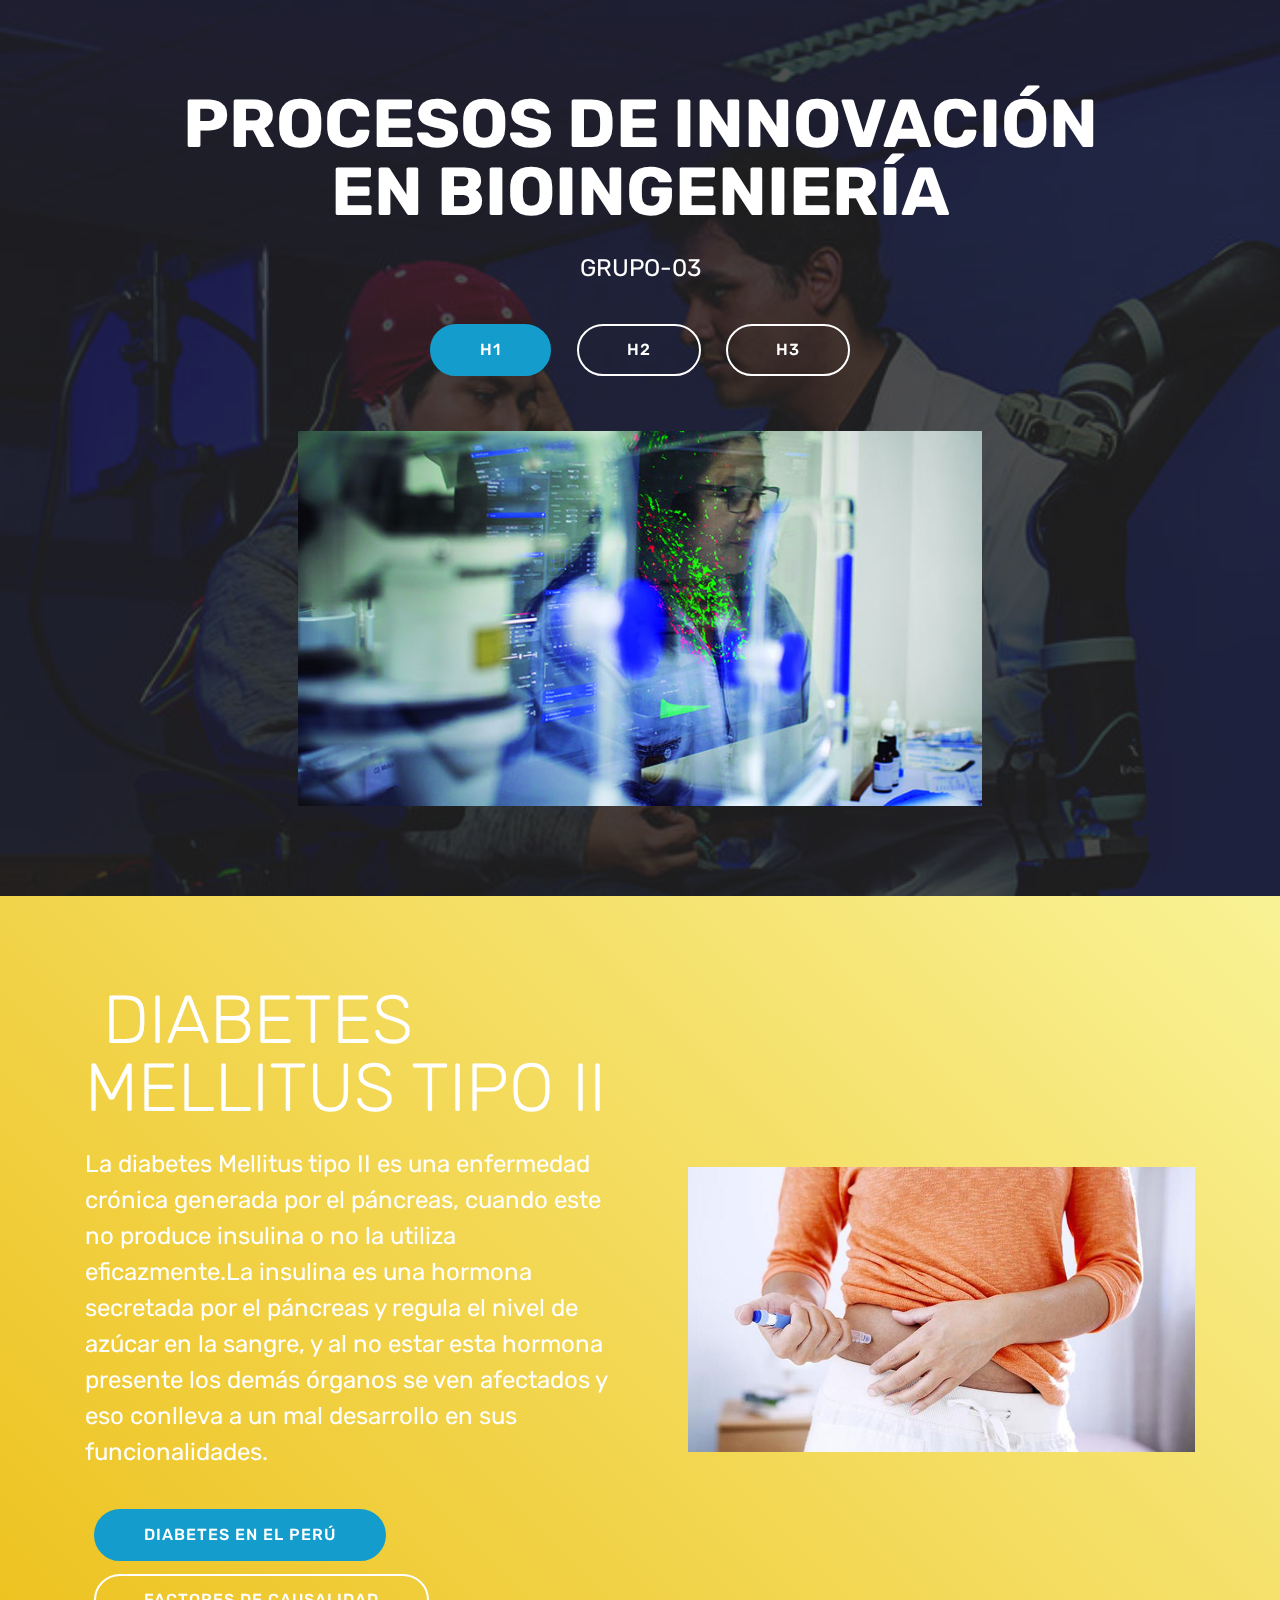
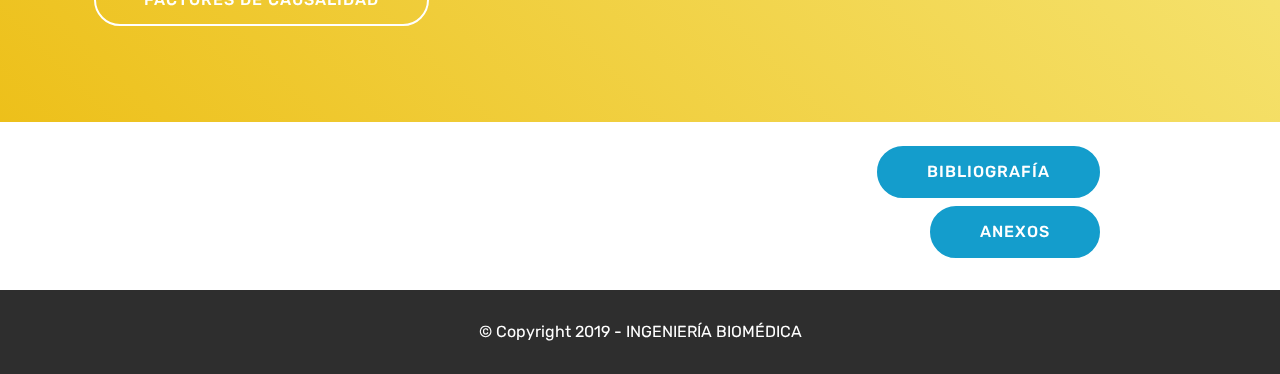
<file: index.html>
<!DOCTYPE html>
<html  >
<head>
  <!-- Site made with Mobirise Website Builder v4.10.15, https://mobirise.com -->
  <meta charset="UTF-8">
  <meta http-equiv="X-UA-Compatible" content="IE=edge">
  <meta name="generator" content="Mobirise v4.10.15, mobirise.com">
  <meta name="viewport" content="width=device-width, initial-scale=1, minimum-scale=1">
  <link rel="shortcut icon" href="assets/images/logo4.png" type="image/x-icon">
  <meta name="description" content="">
  
  <title>Home</title>
  <link rel="stylesheet" href="assets/bootstrap/css/bootstrap.min.css">
  <link rel="stylesheet" href="assets/bootstrap/css/bootstrap-grid.min.css">
  <link rel="stylesheet" href="assets/bootstrap/css/bootstrap-reboot.min.css">
  <link rel="stylesheet" href="assets/tether/tether.min.css">
  <link rel="stylesheet" href="assets/theme/css/style.css">
  <link rel="preload" as="style" href="assets/mobirise/css/mbr-additional.css"><link rel="stylesheet" href="assets/mobirise/css/mbr-additional.css" type="text/css">
  
  
  
</head>
<body>
  <section class="header4 cid-rJHPbysfTR mbr-parallax-background" id="header4-0">

    

    <div class="mbr-overlay" style="opacity: 0.8; background-color: rgb(35, 35, 35);">
    </div>

    <div class="container">
        <div class="row justify-content-md-center">
            <div class="media-content col-md-10">
                <h1 class="mbr-section-title align-center mbr-white pb-3 mbr-bold mbr-fonts-style display-1">
                    PROCESOS DE INNOVACIÓN EN BIOINGENIERÍA</h1>
                
                <div class="mbr-text align-center mbr-white pb-3">
                    <p class="mbr-text mbr-fonts-style display-5">
                        GRUPO-03</p>
                </div>
                <div class="mbr-section-btn align-center"><a class="btn btn-md btn-primary display-4" href="https://procesos-03.github.io/page1.html#slider1-f">H1</a>
                    <a class="btn btn-md btn-white-outline display-4" href="https://procesos-03.github.io/page7.html#header6-29">H2</a> <a class="btn btn-md btn-white-outline display-4" href="https://procesos-03.github.io/page12.html#header6-2s">H3</a></div>
            </div>
            <div class="mbr-figure pt-5">
                <img src="assets/images/ingenieria-biomedica-img1-781x429.jpg" alt="Mobirise" title="" style="width: 60%;">
            </div>
        </div>
    </div>
</section>

<section class="engine"><a href="https://mobirise.info">Mobirise</a></section><section class="header3 cid-rJHVfpZHNR" id="header3-l">

    

    

    <div class="container">
        <div class="media-container-row">
            <div class="mbr-figure" style="width: 100%;">
                <img src="assets/images/img-efreire-20190826-174620-imagenes-lv-terceros-diabetes-mellitus-kp3c-u464263468483wwg-992x558lavanguardia-web-992x558.jpg" alt="Mobirise" title="">
            </div>

            <div class="media-content">
                <h1 class="mbr-section-title mbr-white pb-3 mbr-fonts-style display-1">&nbsp;DIABETES MELLITUS TIPO II</h1>
                
                <div class="mbr-section-text mbr-white pb-3 ">
                    <p class="mbr-text mbr-fonts-style display-5">
                        La diabetes Mellitus tipo II es una enfermedad crónica generada por el páncreas, cuando este no produce insulina o no la utiliza eficazmente.La insulina es una hormona secretada por el páncreas y regula el nivel de azúcar en la sangre, y al no estar esta hormona presente los demás órganos se ven afectados y eso conlleva a un mal desarrollo en sus funcionalidades.</p>
                </div>
                <div class="mbr-section-btn"><a class="btn btn-md btn-primary display-4" href="page1.html">DIABETES EN EL PERÚ</a> 
                    <a class="btn btn-md btn-white-outline display-4" href="page2.html">FACTORES DE CAUSALIDAD</a></div>
            </div>
        </div>
    </div>

</section>

<section class="mbr-section info1 cid-rJHSryT80S" id="info1-3">

    

    
    <div class="container">
        <div class="row justify-content-center content-row">
            <div class="media-container-column title col-12 col-lg-7 col-md-6">
                
                
            </div>
            <div class="media-container-column col-12 col-lg-3 col-md-4">
                <div class="mbr-section-btn align-right py-4"><a class="btn btn-primary display-4" href="https://procesos-03.github.io/page18.html">BIBLIOGRAFÍA</a> <a class="btn btn-primary display-4" href="https://procesos-03.github.io/page19.html">ANEXOS</a></div>
            </div>
        </div>
    </div>
</section>

<section once="footers" class="cid-rJHWgVlmkl" id="footer6-m">

    

    

    <div class="container">
        <div class="media-container-row align-center mbr-white">
            <div class="col-12">
                <p class="mbr-text mb-0 mbr-fonts-style display-7">
                    © Copyright 2019 - INGENIERÍA BIOMÉDICA</p>
            </div>
        </div>
    </div>
</section>


  <script src="assets/web/assets/jquery/jquery.min.js"></script>
  <script src="assets/popper/popper.min.js"></script>
  <script src="assets/bootstrap/js/bootstrap.min.js"></script>
  <script src="assets/tether/tether.min.js"></script>
  <script src="assets/smoothscroll/smooth-scroll.js"></script>
  <script src="assets/parallax/jarallax.min.js"></script>
  <script src="assets/theme/js/script.js"></script>
  
  
</body>
</html>
</file>
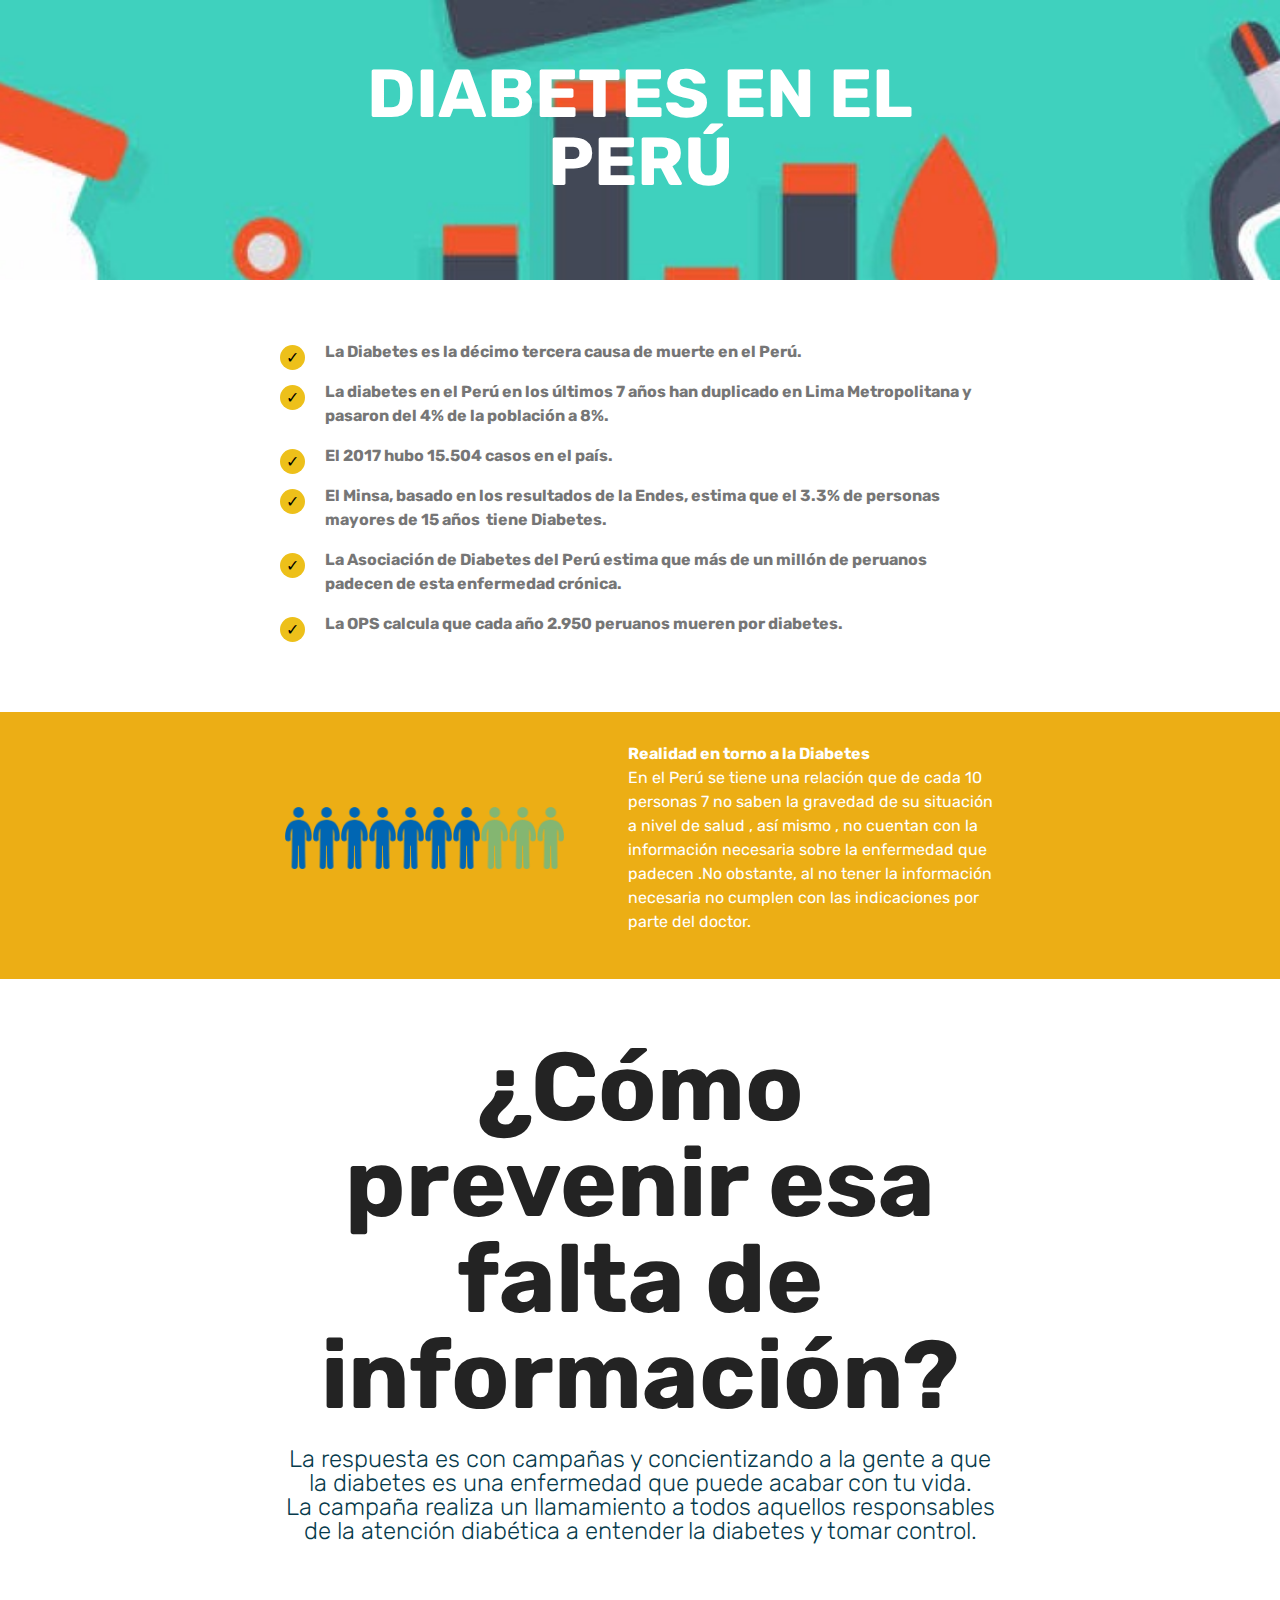
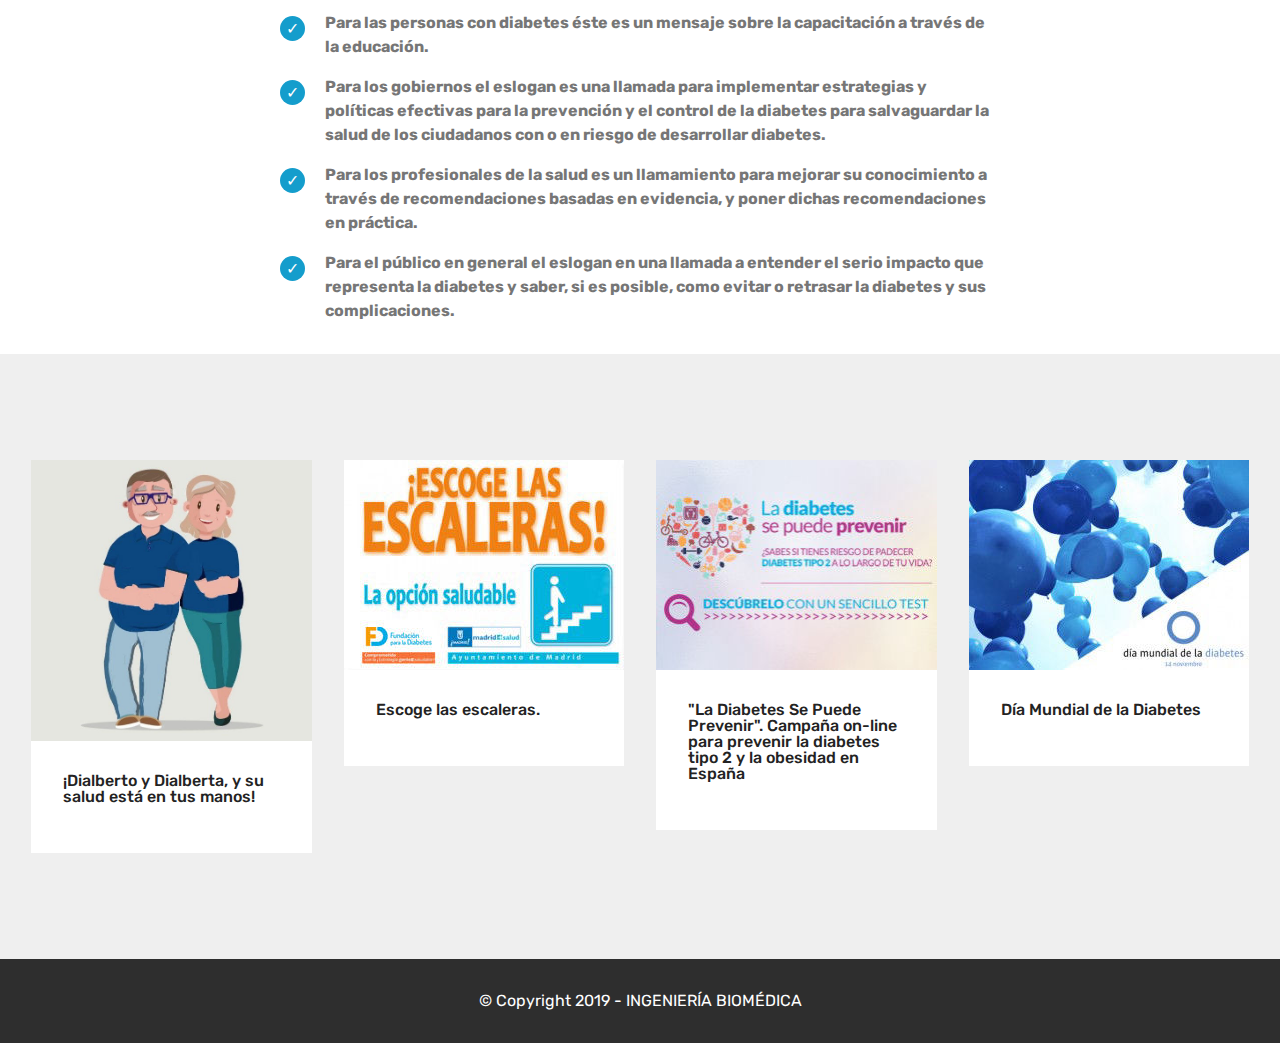
<file: page1.html>
<!DOCTYPE html>
<html  >
<head>
  <!-- Site made with Mobirise Website Builder v4.10.15, https://mobirise.com -->
  <meta charset="UTF-8">
  <meta http-equiv="X-UA-Compatible" content="IE=edge">
  <meta name="generator" content="Mobirise v4.10.15, mobirise.com">
  <meta name="viewport" content="width=device-width, initial-scale=1, minimum-scale=1">
  <link rel="shortcut icon" href="assets/images/logo4.png" type="image/x-icon">
  <meta name="description" content="Website Builder Description">
  
  <title>Page 1</title>
  <link rel="stylesheet" href="assets/bootstrap/css/bootstrap.min.css">
  <link rel="stylesheet" href="assets/bootstrap/css/bootstrap-grid.min.css">
  <link rel="stylesheet" href="assets/bootstrap/css/bootstrap-reboot.min.css">
  <link rel="stylesheet" href="assets/tether/tether.min.css">
  <link rel="stylesheet" href="assets/theme/css/style.css">
  <link rel="preload" as="style" href="assets/mobirise/css/mbr-additional.css"><link rel="stylesheet" href="assets/mobirise/css/mbr-additional.css" type="text/css">
  
  
  
</head>
<body>
  <section class="mbr-section content5 cid-rJHU9HBYBO mbr-parallax-background" id="content5-4">

    

    

    <div class="container">
        <div class="media-container-row">
            <div class="title col-12 col-md-8">
                <h2 class="align-center mbr-bold mbr-white pb-3 mbr-fonts-style display-1">DIABETES EN EL PERÚ</h2>
                
                
                
            </div>
        </div>
    </div>
</section>

<section class="engine"><a href="https://mobirise.info/e">make a website for free</a></section><section class="mbr-section article content12 cid-rJHUaxnWSC" id="content12-5">
     

    <div class="container">
        <div class="media-container-row">
            <div class="mbr-text counter-container col-12 col-md-8 mbr-fonts-style display-7">
                <ul>
                    <li><strong>La Diabetes es la décimo tercera causa de muerte en el Perú.
</strong></li><li><strong>La diabetes en el Perú en los últimos 7 años han duplicado en Lima Metropolitana y pasaron del 4% de la población a 8%.
</strong></li><li><strong>El 2017 hubo 15.504 casos en el país.
</strong></li>
                    <li><strong>El Minsa, basado en los resultados de la Endes, estima que el 3.3% de personas mayores de 15 años &nbsp;tiene Diabetes.</strong></li>
                    <li><strong>La Asociación de Diabetes del Perú estima que más de un millón de peruanos padecen de esta enfermedad crónica.</strong></li><li><strong>La OPS calcula que cada año 2.950 peruanos mueren por diabetes.&nbsp;</strong></li>
                </ul>
            </div>
        </div>
    </div>
</section>

<section class="mbr-section content6 cid-rJHUaZLjM9" id="content6-6">
    
     
    
    <div class="container">
        <div class="media-container-row">
            <div class="col-12 col-md-8">
                <div class="media-container-row">
                    <div class="mbr-figure" style="width: 85%;">
                      <img src="assets/images/7-de-cada-10-598x135.png" alt="Mobirise" title="">  
                    </div>
                    <div class="media-content">
                        <div class="mbr-section-text">
                            <p class="mbr-text mb-0 mbr-fonts-style display-7"><strong>Realidad en torno a la Diabetes</strong><strong><br></strong>En el Perú se tiene una relación que de cada 10 personas 7 no saben la gravedad de su situación a nivel de salud  , así mismo , no cuentan con la información necesaria sobre la enfermedad que padecen .No obstante, al no tener la información necesaria no  cumplen con las indicaciones por parte del doctor.&nbsp;<br></p>
                        </div>
                    </div>
                </div>
            </div>
        </div>
    </div>
</section>

<section class="mbr-section content4 cid-rJHUbHUFr5" id="content4-7">

    

    <div class="container">
        <div class="media-container-row">
            <div class="title col-12 col-md-8">
                <h2 class="align-center pb-3 mbr-fonts-style display-2"><strong>¿Cómo prevenir esa falta de información?</strong></h2>
                <h3 class="mbr-section-subtitle align-center mbr-light mbr-fonts-style display-5">La respuesta es con campañas y concientizando a la gente a que la diabetes es una enfermedad que puede acabar con tu vida.<br>La campaña realiza un llamamiento a todos aquellos responsables de la atención diabética a entender la diabetes y tomar control.</h3>
                
            </div>
        </div>
    </div>
</section>

<section class="mbr-section article content12 cid-rJHUeZLUr6" id="content12-8">
     

    <div class="container">
        <div class="media-container-row">
            <div class="mbr-text counter-container col-12 col-md-8 mbr-fonts-style display-7">
                <ul>
                    <li><strong>Para las personas con diabetes éste es un mensaje sobre la capacitación a través de la educación. </strong></li><li><strong>Para los gobiernos el eslogan es una llamada para implementar estrategias y políticas efectivas para la prevención y el control de la diabetes para salvaguardar la salud de los ciudadanos con o en riesgo de desarrollar diabetes.</strong></li><li><strong> Para los profesionales de la salud es un llamamiento para mejorar su conocimiento a través de recomendaciones basadas en evidencia, y poner dichas recomendaciones en práctica. </strong></li><li><strong>Para el público en general el eslogan en una llamada a entender el serio impacto que representa la diabetes y saber, si es posible, como evitar o retrasar la diabetes y sus complicaciones.
</strong></li>
                </ul>
            </div>
        </div>
    </div>
</section>

<section class="features17 cid-rJHUhD9AfY" id="features17-9">
    
    

    
    <div class="container-fluid">
        <div class="media-container-row">
            <div class="card p-3 col-12 col-md-6 col-lg-3">
                <div class="card-wrapper">
                    <div class="card-img">
                        <img src="assets/images/dialbertoydialberta-637x637.jpg" alt="Mobirise" title="">
                    </div>
                    <div class="card-box">
                        <h4 class="card-title pb-3 mbr-fonts-style display-7">¡Dialberto y Dialberta, y su salud está en tus manos!</h4>
                        
                    </div>
                </div>
            </div>

            <div class="card p-3 col-12 col-md-6 col-lg-3">
                <div class="card-wrapper">
                    <div class="card-img">
                        <img src="assets/images/th-escalerasparaweb-2-280x210.jpg" alt="Mobirise" title="">
                    </div>
                    <div class="card-box">
                        <h4 class="card-title pb-3 mbr-fonts-style display-7">Escoge las escaleras.</h4>
                        
                    </div>
                </div>
            </div>

            <div class="card p-3 col-12 col-md-6 col-lg-3">
                <div class="card-wrapper">
                    <div class="card-img">
                        <img src="assets/images/th-banner-destacados-280x210.jpg" alt="Mobirise" title="">
                    </div>
                    <div class="card-box">
                        <h4 class="card-title pb-3 mbr-fonts-style display-7">"La Diabetes Se Puede Prevenir". Campaña on-line para prevenir la diabetes tipo 2 y la obesidad en España</h4>
                        
                    </div>
                </div>
            </div>

            <div class="card p-3 col-12 col-md-6 col-lg-3">
                <div class="card-wrapper">
                    <div class="card-img">
                        <img src="assets/images/th-imgdmd-280x210.jpg" alt="Mobirise" title="">
                    </div>
                    <div class="card-box">
                        <h4 class="card-title pb-3 mbr-fonts-style display-7">Día Mundial de la Diabetes</h4>
                        
                    </div>
                </div>
            </div>
            
            
        </div>
    </div>
</section>

<section once="footers" class="cid-rJHWgVlmkl" id="footer6-m">

    

    

    <div class="container">
        <div class="media-container-row align-center mbr-white">
            <div class="col-12">
                <p class="mbr-text mb-0 mbr-fonts-style display-7">
                    © Copyright 2019 - INGENIERÍA BIOMÉDICA</p>
            </div>
        </div>
    </div>
</section>


  <script src="assets/web/assets/jquery/jquery.min.js"></script>
  <script src="assets/popper/popper.min.js"></script>
  <script src="assets/bootstrap/js/bootstrap.min.js"></script>
  <script src="assets/tether/tether.min.js"></script>
  <script src="assets/smoothscroll/smooth-scroll.js"></script>
  <script src="assets/parallax/jarallax.min.js"></script>
  <script src="assets/theme/js/script.js"></script>
  
  
</body>
</html>
</file>
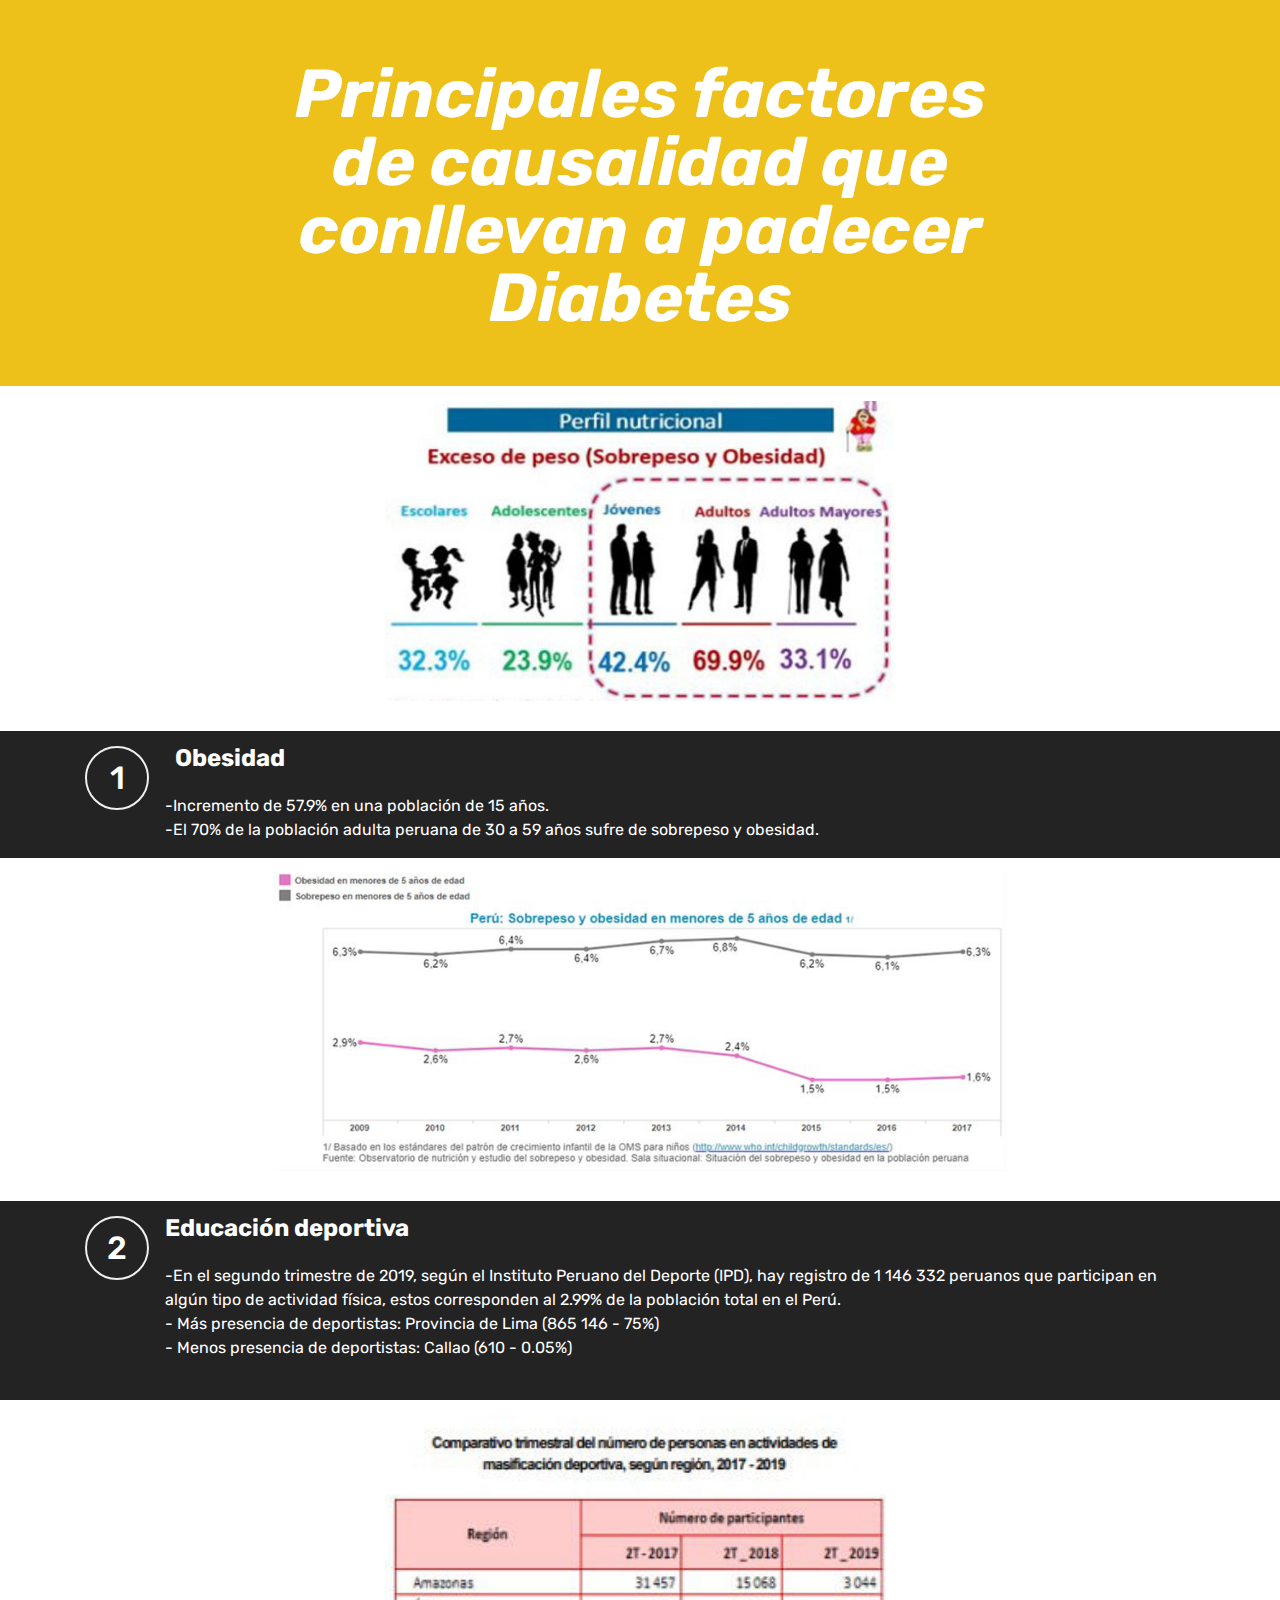
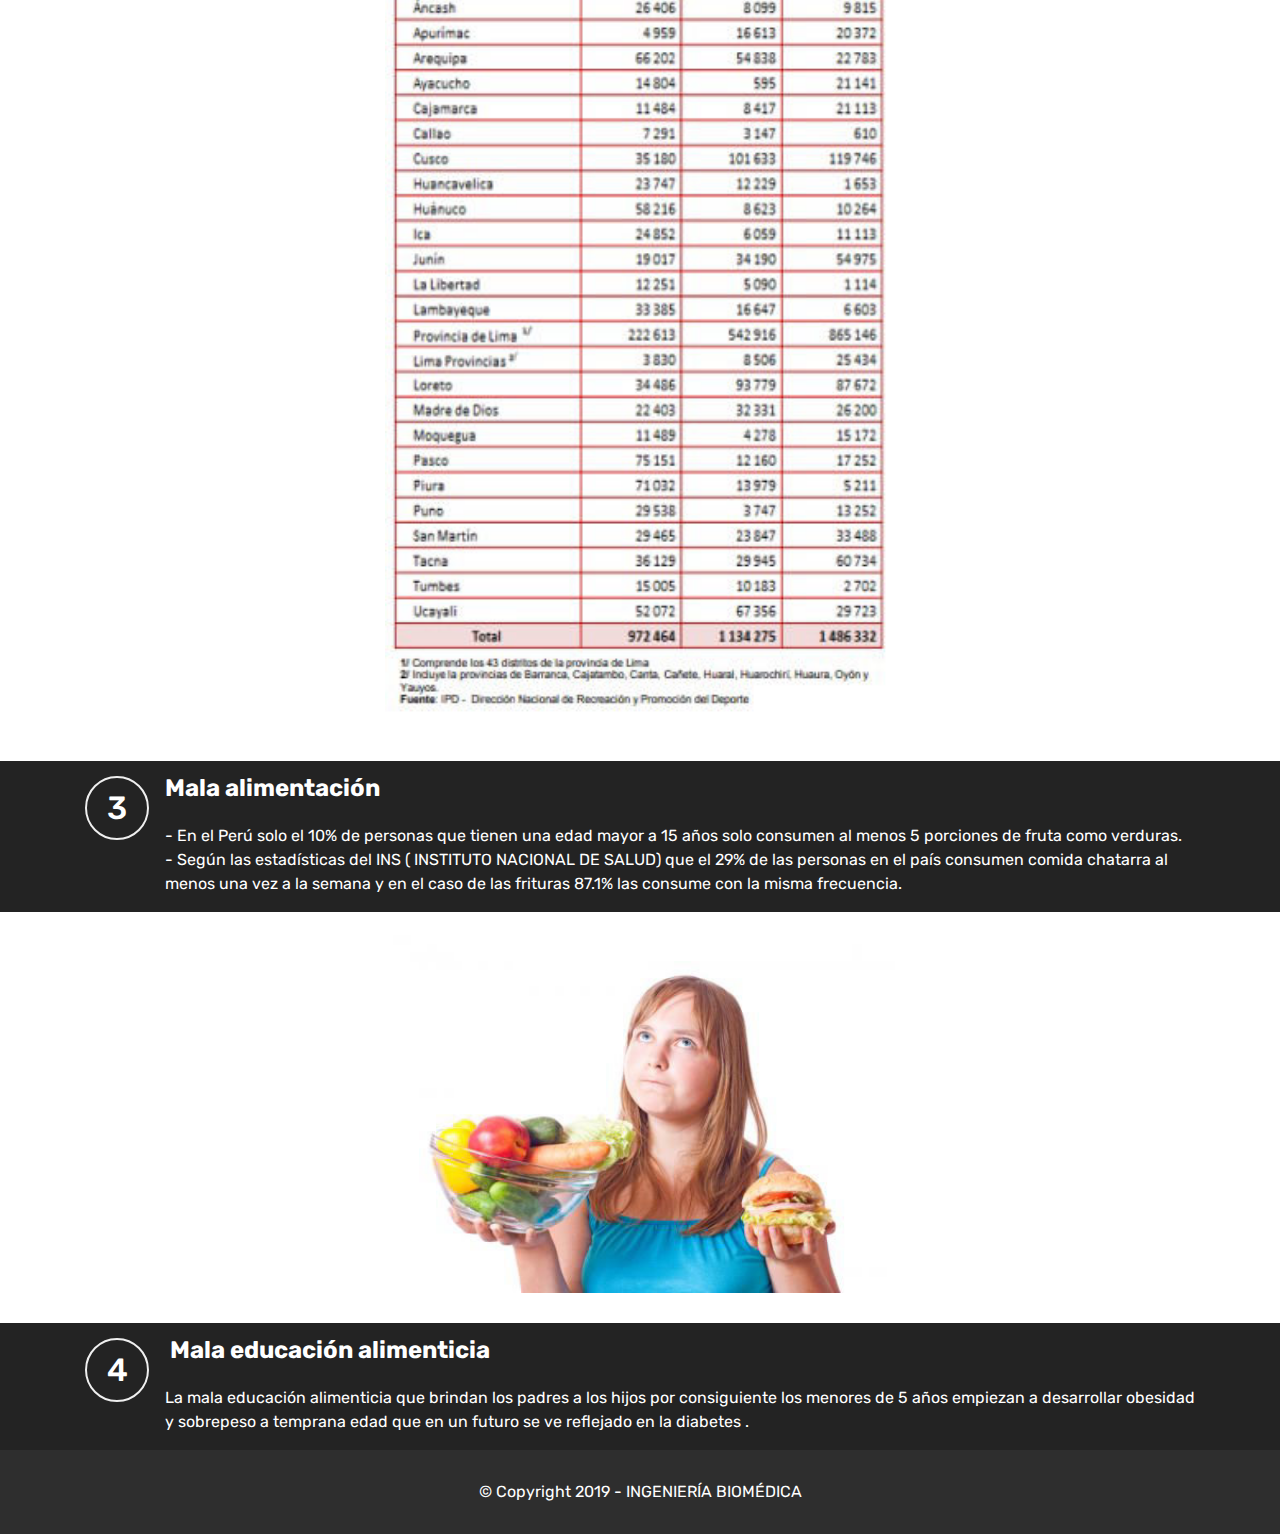
<file: page2.html>
<!DOCTYPE html>
<html  >
<head>
  <!-- Site made with Mobirise Website Builder v4.10.15, https://mobirise.com -->
  <meta charset="UTF-8">
  <meta http-equiv="X-UA-Compatible" content="IE=edge">
  <meta name="generator" content="Mobirise v4.10.15, mobirise.com">
  <meta name="viewport" content="width=device-width, initial-scale=1, minimum-scale=1">
  <link rel="shortcut icon" href="assets/images/logo4.png" type="image/x-icon">
  <meta name="description" content="Web Site Generator Description">
  
  <title>Page 2</title>
  <link rel="stylesheet" href="assets/bootstrap/css/bootstrap.min.css">
  <link rel="stylesheet" href="assets/bootstrap/css/bootstrap-grid.min.css">
  <link rel="stylesheet" href="assets/bootstrap/css/bootstrap-reboot.min.css">
  <link rel="stylesheet" href="assets/tether/tether.min.css">
  <link rel="stylesheet" href="assets/theme/css/style.css">
  <link rel="preload" as="style" href="assets/mobirise/css/mbr-additional.css"><link rel="stylesheet" href="assets/mobirise/css/mbr-additional.css" type="text/css">
  
  
  
</head>
<body>
  <section class="mbr-section content5 cid-rJHUmsylIR" id="content5-a">

    

    

    <div class="container">
        <div class="media-container-row">
            <div class="title col-12 col-md-8">
                <h2 class="align-center mbr-bold mbr-white pb-3 mbr-fonts-style display-1"><em>Principales factores de causalidad que conllevan a padecer &nbsp;Diabetes&nbsp;</em></h2>
                
                
                
            </div>
        </div>
    </div>
</section>

<section class="engine"><a href="https://mobirise.info/n">free simple site templates</a></section><section class="cid-rJHUmX08pJ" id="image1-b">

    

    <figure class="mbr-figure container">
        <div class="image-block" style="width: 46%;">
            <img src="assets/images/1-500x294.jpg" width="1400" alt="Mobirise" title="">
            
        </div>
    </figure>
</section>

<section class="step1 cid-rJHUnsHEfI" id="step1-c">

    

    
    
    <div class="container">
        
        
        <div class="step-container">
            <div class="card">
                <div class="step-element d-flex">
                    <div class="step-wrapper pr-3">
                        <h3 class="step d-flex align-items-center justify-content-center">
                            1
                        </h3>
                    </div>          
                    <div class="step-text-content">
                        <h4 class="mbr-step-title pb-3 mbr-fonts-style display-5"><strong>&nbsp; Obesidad</strong></h4>
                        <p class="mbr-step-text mbr-fonts-style display-7">-Incremento de 57.9% en una población de 15 años.<br>-El 70% de la población adulta peruana de 30 a 59 años sufre de sobrepeso y obesidad.</p>
                    </div>
                </div>
            </div>

            

            

            
            
            
            
            
            
            
            
            
            
            
        </div>
    </div>
</section>

<section class="cid-rJHUzxASde" id="image1-j">

    

    <figure class="mbr-figure container">
        <div class="image-block" style="width: 66%;">
            <img src="assets/images/3-858x349.jpg" width="1400" alt="Mobirise" title="">
            
        </div>
    </figure>
</section>

<section class="step1 cid-rJHUpmc25d" id="step1-e">

    

    
    
    <div class="container">
        
        
        <div class="step-container">
            <div class="card">
                <div class="step-element d-flex">
                    <div class="step-wrapper pr-3">
                        <h3 class="step d-flex align-items-center justify-content-center">
                            2
                        </h3>
                    </div>          
                    <div class="step-text-content">
                        <h4 class="mbr-step-title pb-3 mbr-fonts-style display-5"><strong>Educación deportiva</strong><strong><br></strong></h4>
                        <p class="mbr-step-text mbr-fonts-style display-7">-En el segundo trimestre de 2019, según el Instituto Peruano del Deporte (IPD), hay registro de 1 146 332 peruanos que participan en algún tipo de actividad física, estos corresponden al 2.99% de la población total en el Perú.&nbsp;<br>- Más presencia de deportistas: Provincia de Lima (865 146 - 75%)
<br>- Menos presencia de deportistas: Callao (610 - 0.05%)
<br>
<br></p>
                    </div>
                </div>
            </div>

            

            

            
            
            
            
            
            
            
            
            
            
            
        </div>
    </div>
</section>

<section class="cid-rJHUQtRRz0" id="image1-k">

    

    <figure class="mbr-figure container">
        <div class="image-block" style="width: 46%;">
            <img src="assets/images/2-310x556.jpg" width="1400" alt="Mobirise" title="">
            
        </div>
    </figure>
</section>

<section class="step1 cid-rJHUwnGazN" id="step1-g">

    

    
    
    <div class="container">
        
        
        <div class="step-container">
            <div class="card">
                <div class="step-element d-flex">
                    <div class="step-wrapper pr-3">
                        <h3 class="step d-flex align-items-center justify-content-center">3</h3>
                    </div>          
                    <div class="step-text-content">
                        <h4 class="mbr-step-title pb-3 mbr-fonts-style display-5"><strong>Mala alimentación</strong></h4>
                        <p class="mbr-step-text mbr-fonts-style display-7">- En el Perú solo el 10% de personas que tienen una edad mayor a 15 años solo consumen al menos 5 porciones de fruta como verduras.&nbsp;<br>- Según las estadísticas del INS ( INSTITUTO NACIONAL DE SALUD) que el 29% de las personas en el país consumen comida chatarra al menos una vez a la semana y en el caso de las frituras 87.1% las consume con la misma frecuencia.&nbsp;<br></p>
                    </div>
                </div>
            </div>

            

            

            
            
            
            
            
            
            
            
            
            
            
        </div>
    </div>
</section>

<section class="cid-rJHUyAu9BE" id="image1-i">

    

    <figure class="mbr-figure container">
        <div class="image-block" style="width: 46%;">
            <img src="assets/images/recomendaciones-nutricionales-adolescentes-480x344.jpg" width="1400" alt="Mobirise" title="">
            
        </div>
    </figure>
</section>

<section class="step1 cid-rJHUxzXhS2" id="step1-h">

    

    
    
    <div class="container">
        
        
        <div class="step-container">
            <div class="card">
                <div class="step-element d-flex">
                    <div class="step-wrapper pr-3">
                        <h3 class="step d-flex align-items-center justify-content-center">4</h3>
                    </div>          
                    <div class="step-text-content">
                        <h4 class="mbr-step-title pb-3 mbr-fonts-style display-5"><strong>&nbsp;Mala educación alimenticia</strong></h4>
                        <p class="mbr-step-text mbr-fonts-style display-7">La mala educación alimenticia que brindan los padres a los hijos  por consiguiente los menores de 5 años empiezan a desarrollar obesidad y sobrepeso a temprana edad que en un futuro se ve reflejado en la diabetes .<br></p>
                    </div>
                </div>
            </div>

            

            

            
            
            
            
            
            
            
            
            
            
            
        </div>
    </div>
</section>

<section once="footers" class="cid-rJHWgVlmkl" id="footer6-m">

    

    

    <div class="container">
        <div class="media-container-row align-center mbr-white">
            <div class="col-12">
                <p class="mbr-text mb-0 mbr-fonts-style display-7">
                    © Copyright 2019 - INGENIERÍA BIOMÉDICA</p>
            </div>
        </div>
    </div>
</section>


  <script src="assets/web/assets/jquery/jquery.min.js"></script>
  <script src="assets/popper/popper.min.js"></script>
  <script src="assets/bootstrap/js/bootstrap.min.js"></script>
  <script src="assets/tether/tether.min.js"></script>
  <script src="assets/smoothscroll/smooth-scroll.js"></script>
  <script src="assets/theme/js/script.js"></script>
  
  
</body>
</html>
</file>
<file: assets/theme/css/style.css>
/*!
 * Mobirise v4 theme (https://mobirise.com/)
 * Copyright 2017 Mobirise
 */
section {
  background-color: #eeeeee;
}

body {
  font-style: normal;
  line-height: 1.5;
}

section,
.container,
.container-fluid {
  position: relative;
  word-wrap: break-word;
}

a.mbr-iconfont:hover {
  text-decoration: none;
}

.article .lead p,
.article .lead ul,
.article .lead ol,
.article .lead pre,
.article .lead blockquote {
  margin-bottom: 0;
}

ul,
ol,
pre,
blockquote {
  margin-bottom: 2.3125rem;
}

pre {
  background: #f4f4f4;
  padding: 10px 24px;
  white-space: pre-wrap;
}

.inactive {
  -webkit-user-select: none;
  -moz-user-select: none;
  -ms-user-select: none;
  user-select: none;
  pointer-events: none;
  -webkit-user-drag: none;
  user-drag: none;
}

.mbr-section__comments .row {
  justify-content: center;
  -webkit-justify-content: center;
}

a {
  font-style: normal;
  font-weight: 400;
  cursor: pointer;
}

a, a:hover {
  text-decoration: none;
}

figure {
  margin-bottom: 0;
}

body {
  color: #232323;
}

h1,
h2,
h3,
h4,
h5,
h6,
.h1,
.h2,
.h3,
.h4,
.h5,
.h6,
.display-1,
.display-2,
.display-3,
.display-4 {
  line-height: 1;
  word-break: break-word;
  word-wrap: break-word;
}

b,
strong {
  font-weight: bold;
}

blockquote {
  padding: 10px 0 10px 20px;
  position: relative;
  border-left: 2px solid;
  border-color: #ff3366;
}

input:-webkit-autofill, input:-webkit-autofill:hover, input:-webkit-autofill:focus, input:-webkit-autofill:active {
  transition-delay: 9999s;
  transition-property: background-color, color;
}

textarea[type='hidden'] {
  display: none;
}

body {
  position: relative;
}

section {
  background-position: 50% 50%;
  background-repeat: no-repeat;
  background-size: cover;
}

section .mbr-background-video,
section .mbr-background-video-preview {
  position: absolute;
  bottom: 0;
  left: 0;
  right: 0;
  top: 0;
}

.hidden {
  visibility: hidden;
}

.mbr-z-index20 {
  z-index: 20;
}

/*! Base colors */
.mbr-white {
  color: #ffffff;
}

.mbr-black {
  color: #000000;
}

.mbr-bg-white {
  background-color: #ffffff;
}

.mbr-bg-black {
  background-color: #000000;
}

/*! Text-aligns */
.align-left {
  text-align: left;
}

.align-center {
  text-align: center;
}

.align-right {
  text-align: right;
}

@media (max-width: 767px) {
  .align-left,
  .align-center,
  .align-right,
  .mbr-section-btn,
  .mbr-section-title {
    text-align: center;
  }
}

/*! Font-weight  */
.mbr-light {
  font-weight: 300;
}

.mbr-regular {
  font-weight: 400;
}

.mbr-semibold {
  font-weight: 500;
}

.mbr-bold {
  font-weight: 700;
}

/*! Media  */
.media-size-item {
  -webkit-flex: 1 1 auto;
  -moz-flex: 1 1 auto;
  -ms-flex: 1 1 auto;
  -o-flex: 1 1 auto;
  flex: 1 1 auto;
}

.media-content {
  -webkit-flex-basis: 100%;
  flex-basis: 100%;
}

.media-container-row {
  display: -ms-flexbox;
  display: -webkit-flex;
  display: flex;
  -webkit-flex-direction: row;
  -ms-flex-direction: row;
  flex-direction: row;
  -webkit-flex-wrap: wrap;
  -ms-flex-wrap: wrap;
  flex-wrap: wrap;
  -webkit-justify-content: center;
  -ms-flex-pack: center;
  justify-content: center;
  -webkit-align-content: center;
  -ms-flex-line-pack: center;
  align-content: center;
  -webkit-align-items: start;
  -ms-flex-align: start;
  align-items: start;
}

.media-container-row .media-size-item {
  width: 400px;
}

.media-container-column {
  display: -ms-flexbox;
  display: -webkit-flex;
  display: flex;
  -webkit-flex-direction: column;
  -ms-flex-direction: column;
  flex-direction: column;
  -webkit-flex-wrap: wrap;
  -ms-flex-wrap: wrap;
  flex-wrap: wrap;
  -webkit-justify-content: center;
  -ms-flex-pack: center;
  justify-content: center;
  -webkit-align-content: center;
  -ms-flex-line-pack: center;
  align-content: center;
  -webkit-align-items: stretch;
  -ms-flex-align: stretch;
  align-items: stretch;
}

.media-container-column > * {
  width: 100%;
}

@media (min-width: 992px) {
  .media-container-row {
    -webkit-flex-wrap: nowrap;
    -ms-flex-wrap: nowrap;
    flex-wrap: nowrap;
  }
}

figure {
  overflow: hidden;
}

figure[mbr-media-size] {
  transition: width 0.1s;
}

.mbr-figure img,
.mbr-figure iframe {
  display: block;
  width: 100%;
}

.card {
  background-color: transparent;
  border: none;
}

.card-box {
  width: 100%;
}

.card-img {
  text-align: center;
  flex-shrink: 0;
  -webkit-flex-shrink: 0;
}

.media {
  max-width: 100%;
  margin: 0 auto;
}

.mbr-figure {
  -ms-flex-item-align: center;
  -ms-grid-row-align: center;
  -webkit-align-self: center;
  align-self: center;
}

.media-container > div {
  max-width: 100%;
}

.mbr-figure img,
.card-img img {
  width: 100%;
}

@media (max-width: 991px) {
  .media-size-item {
    width: auto !important;
  }
  .media {
    width: auto;
  }
  .mbr-figure {
    width: 100% !important;
  }
}

/*! Buttons */
.btn {
  font-weight: 500;
  border-width: 2px;
  font-style: normal;
  letter-spacing: 1px;
  margin: .4rem .8rem;
  white-space: normal;
  -webkit-transition: all .3s ease-in-out;
  -moz-transition: all .3s ease-in-out;
  transition: all .3s ease-in-out;
  display: inline-flex;
  align-items: center;
  justify-content: center;
  word-break: break-word;
  -webkit-align-items: center;
  -webkit-justify-content: center;
  display: -webkit-inline-flex;
}

.btn-sm {
  font-weight: 500;
  letter-spacing: 1px;
  -webkit-transition: all .3s ease-in-out;
  -moz-transition: all .3s ease-in-out;
  transition: all .3s ease-in-out;
}

.btn-md {
  font-weight: 500;
  letter-spacing: 1px;
  margin: .4rem .8rem !important;
  -webkit-transition: all .3s ease-in-out;
  -moz-transition: all .3s ease-in-out;
  transition: all .3s ease-in-out;
}

.btn-lg {
  font-weight: 500;
  letter-spacing: 1px;
  margin: .4rem .8rem !important;
  -webkit-transition: all .3s ease-in-out;
  -moz-transition: all .3s ease-in-out;
  transition: all .3s ease-in-out;
}

.mbr-section-btn {
  margin-left: -0.25rem;
  margin-right: -0.25rem;
  font-size: 0;
}

nav .mbr-section-btn {
  margin-left: 0rem;
  margin-right: 0rem;
}

.btn-form {
  border-radius: 0;
}

.btn-form:hover {
  cursor: pointer;
}

/*! Btn icon margin */
.btn .mbr-iconfont,
.btn.btn-sm .mbr-iconfont {
  cursor: pointer;
  margin-right: 0.5rem;
}

.btn.btn-md .mbr-iconfont,
.btn.btn-md .mbr-iconfont {
  margin-right: 0.8rem;
}

.mbr-regular {
  font-weight: 400;
}

.mbr-semibold {
  font-weight: 500;
}

.mbr-bold {
  font-weight: 700;
}

[type='submit'] {
  -webkit-appearance: none;
}

/*! Full-screen */
.mbr-fullscreen .mbr-overlay {
  min-height: 100vh;
}

.mbr-fullscreen {
  display: flex;
  display: -webkit-flex;
  display: -moz-flex;
  display: -ms-flex;
  display: -o-flex;
  align-items: center;
  -webkit-align-items: center;
  min-height: 100vh;
  padding-top: 3rem;
  padding-bottom: 3rem;
}

/*! Map */
.map {
  height: 25rem;
  position: relative;
}

.map iframe {
  width: 100%;
  height: 100%;
}

.mbr-overlay {
  background-color: #000;
  bottom: 0;
  left: 0;
  opacity: .5;
  position: absolute;
  right: 0;
  top: 0;
  z-index: 0;
  pointer-events: none;
}

/* Form */
blockquote {
  font-style: italic;
  padding: 10px 0 10px 20px;
  font-size: 1.09rem;
  position: relative;
  border-width: 3px;
}

.form-control {
  background-color: #f5f5f5;
  box-shadow: none;
  color: #565656;
  line-height: 1.43;
  min-height: 3.5em;
  padding: 1.07em .5em;
}

.form-control, .form-control:focus {
  border: 1px solid #e8e8e8;
}

.form-active .form-control:invalid {
  border-color: red;
}

.form-control-label {
  position: relative;
  cursor: pointer;
  margin-bottom: .357em;
  padding: 0;
}

.alert {
  color: #ffffff;
  border-radius: 0;
  border: 0;
  font-size: .875rem;
  line-height: 1.5;
  margin-bottom: 1.875rem;
  padding: 1.25rem;
  position: relative;
}

.alert.alert-form::after {
  background-color: inherit;
  bottom: -7px;
  content: "";
  display: block;
  height: 14px;
  left: 50%;
  margin-left: -7px;
  position: absolute;
  transform: rotate(45deg);
  width: 14px;
  -webkit-transform: rotate(45deg);
}

.form-asterisk {
  font-family: initial;
  position: absolute;
  top: -2px;
  font-weight: normal;
}

/*! Scroll to top arrow */
#scrollToTop a i:before {
  content: '';
  position: absolute;
  height: 40%;
  top: 25%;
  background: #fff;
  width: 2px;
  left: calc(50% - 1px);
}

#scrollToTop a i:after {
  content: '';
  position: absolute;
  display: block;
  border-top: 2px solid #fff;
  border-right: 2px solid #fff;
  width: 40%;
  height: 40%;
  left: 30%;
  bottom: 30%;
  transform: rotate(135deg);
  -webkit-transform: rotate(135deg);
}

.mbr-arrow-up {
  bottom: 25px;
  right: 90px;
  position: fixed;
  text-align: right;
  z-index: 5000;
  color: #ffffff;
  font-size: 32px;
  transform: rotate(180deg);
  -webkit-transform: rotate(180deg);
}

.mbr-arrow-up a {
  background: rgba(0, 0, 0, 0.2);
  border-radius: 3px;
  color: #fff;
  display: inline-block;
  height: 60px;
  width: 60px;
  outline-style: none !important;
  position: relative;
  text-decoration: none;
  transition: all 0.3s ease-in-out;
  cursor: pointer;
  text-align: center;
}

.mbr-arrow-up a:hover {
  background-color: rgba(0, 0, 0, 0.4);
}

.mbr-arrow-up a i {
  line-height: 60px;
}

.mbr-arrow-up-icon {
  display: block;
  color: #fff;
}

.mbr-arrow-up-icon::before {
  content: '\203a';
  display: inline-block;
  font-family: serif;
  font-size: 32px;
  line-height: 1;
  font-style: normal;
  position: relative;
  top: 6px;
  left: -4px;
  -webkit-transform: rotate(-90deg);
  transform: rotate(-90deg);
}

/*! Arrow Down */
.mbr-arrow {
  position: absolute;
  bottom: 45px;
  left: 50%;
  width: 60px;
  height: 60px;
  cursor: pointer;
  background-color: rgba(80, 80, 80, 0.5);
  border-radius: 50%;
  -webkit-transform: translateX(-50%);
  transform: translateX(-50%);
}

.mbr-arrow > a {
  display: inline-block;
  text-decoration: none;
  outline-style: none;
  -webkit-animation: arrowdown 1.7s ease-in-out infinite;
  animation: arrowdown 1.7s ease-in-out infinite;
}

.mbr-arrow > a > i {
  position: absolute;
  top: -2px;
  left: 15px;
  font-size: 2rem;
}

@keyframes arrowdown {
  0% {
    transform: translateY(0px);
    -webkit-transform: translateY(0px);
  }
  50% {
    transform: translateY(-5px);
    -webkit-transform: translateY(-5px);
  }
  100% {
    transform: translateY(0px);
    -webkit-transform: translateY(0px);
  }
}

@-webkit-keyframes arrowdown {
  0% {
    transform: translateY(0px);
    -webkit-transform: translateY(0px);
  }
  50% {
    transform: translateY(-5px);
    -webkit-transform: translateY(-5px);
  }
  100% {
    transform: translateY(0px);
    -webkit-transform: translateY(0px);
  }
}

@media (max-width: 500px) {
  .mbr-arrow-up {
    left: 50%;
    right: auto;
    transform: translateX(-50%) rotate(180deg);
    -webkit-transform: translateX(-50%) rotate(180deg);
  }
}

/*Gradients animation*/
@keyframes gradient-animation {
  from {
    background-position: 0% 100%;
    animation-timing-function: ease-in-out;
  }
  to {
    background-position: 100% 0%;
    animation-timing-function: ease-in-out;
  }
}

@-webkit-keyframes gradient-animation {
  from {
    background-position: 0% 100%;
    animation-timing-function: ease-in-out;
  }
  to {
    background-position: 100% 0%;
    animation-timing-function: ease-in-out;
  }
}

.bg-gradient {
  background-size: 200% 200%;
  animation: gradient-animation 5s infinite alternate;
  -webkit-animation: gradient-animation 5s infinite alternate;
}

.menu .navbar-brand {
  display: -webkit-flex;
}

.menu .navbar-brand span {
  display: flex;
  display: -webkit-flex;
}

.menu .navbar-brand .navbar-caption-wrap {
  display: -webkit-flex;
}

.menu .navbar-brand .navbar-logo img {
  display: -webkit-flex;
}

@media (min-width: 768px) and (max-width: 1023px) {
  .menu .navbar-toggleable-sm .navbar-nav {
    display: -webkit-box;
    display: -webkit-flex;
    display: -ms-flexbox;
  }
}

@media (max-width: 1023px) {
  .menu .navbar-collapse {
    max-height: 93.5vh;
  }
  .menu .navbar-collapse.show {
    overflow: auto;
  }
}

@media (min-width: 1024px) {
  .menu .navbar-nav.nav-dropdown {
    display: -webkit-flex;
  }
  .menu .navbar-toggleable-sm .navbar-collapse {
    display: -webkit-flex !important;
  }
  .menu .collapsed .navbar-collapse {
    max-height: 93.5vh;
  }
  .menu .collapsed .navbar-collapse.show {
    overflow: auto;
  }
}

@media (max-width: 767px) {
  .menu .navbar-collapse {
    max-height: 80vh;
  }
}

/* Others*/
.note-check a[data-value=Rubik] {
  font-style: normal;
}

.mbr-arrow a {
  color: #ffffff;
}

@media (max-width: 767px) {
  .mbr-arrow {
    display: none;
  }
}

.navbar {
  display: -webkit-flex;
  -webkit-flex-wrap: wrap;
  -webkit-align-items: center;
  -webkit-justify-content: space-between;
}

.navbar-collapse {
  -webkit-flex-basis: 100%;
  -webkit-flex-grow: 1;
  -webkit-align-items: center;
}

.nav-dropdown .link {
  padding: 0.667em 1.667em !important;
  margin: 0 !important;
}

.nav {
  display: -webkit-flex;
  -webkit-flex-wrap: wrap;
}

.row {
  display: -webkit-flex;
  -webkit-flex-wrap: wrap;
}

.justify-content-center {
  -webkit-justify-content: center;
}

.form-inline {
  display: -webkit-flex;
  -webkit-flex-flow: row wrap;
  -webkit-align-items: center;
}

.card-wrapper {
  -webkit-flex: 1;
}

.carousel-control {
  z-index: 10;
  display: -webkit-flex;
  -webkit-align-items: center;
  -webkit-justify-content: center;
}

.carousel-controls {
  display: -webkit-flex;
}

.media {
  display: -webkit-flex;
}

.form-group:focus {
  outline: none;
}

.jq-selectbox__select {
  padding: 1.07em 0.5em;
  position: absolute;
  top: 0;
  left: 0;
  width: 100%;
}

.jq-selectbox__dropdown {
  position: absolute;
  top: 100% !important;
  left: 0 !important;
  width: 100% !important;
}

.jq-selectbox__trigger-arrow {
  transform: translateY(-50%);
}

.jq-selectbox li {
  padding: 1.07em 0.5em;
}

input[type='range'] {
  padding-left: 0 !important;
  padding-right: 0 !important;
}

.modal-dialog,
.modal-content {
  height: 100%;
}

.modal-dialog .carousel-inner {
  height: 100%;
}

.carousel-item {
  text-align: center;
}

.carousel-item img {
  margin: auto;
}

.navbar-toggler {
  -webkit-align-self: flex-start;
  -ms-flex-item-align: start;
  align-self: flex-start;
  padding: 0.25rem 0.75rem;
  font-size: 1.25rem;
  line-height: 1;
  background: transparent;
  border: 1px solid transparent;
  -webkit-border-radius: 0.25rem;
  border-radius: 0.25rem;
}

.navbar-toggler:focus,
.navbar-toggler:hover {
  text-decoration: none;
}

.navbar-toggler-icon {
  display: inline-block;
  width: 1.5em;
  height: 1.5em;
  vertical-align: middle;
  content: '';
  background: no-repeat center center;
  -webkit-background-size: 100% 100%;
  -o-background-size: 100% 100%;
  background-size: 100% 100%;
}

.navbar-toggler-left {
  position: absolute;
  left: 1rem;
}

.navbar-toggler-right {
  position: absolute;
  right: 1rem;
}

@media (max-width: 575px) {
  .navbar-toggleable .navbar-nav .dropdown-menu {
    position: static;
    float: none;
  }
  .navbar-toggleable > .container {
    padding-right: 0;
    padding-left: 0;
  }
}

@media (min-width: 576px) {
  .navbar-toggleable {
    -webkit-box-orient: horizontal;
    -webkit-box-direction: normal;
    -webkit-flex-direction: row;
    -ms-flex-direction: row;
    flex-direction: row;
    -webkit-flex-wrap: nowrap;
    -ms-flex-wrap: nowrap;
    flex-wrap: nowrap;
    -webkit-box-align: center;
    -webkit-align-items: center;
    -ms-flex-align: center;
    align-items: center;
  }
  .navbar-toggleable .navbar-nav {
    -webkit-box-orient: horizontal;
    -webkit-box-direction: normal;
    -webkit-flex-direction: row;
    -ms-flex-direction: row;
    flex-direction: row;
  }
  .navbar-toggleable .navbar-nav .nav-link {
    padding-right: 0.5rem;
    padding-left: 0.5rem;
  }
  .navbar-toggleable > .container {
    display: -webkit-box;
    display: -webkit-flex;
    display: -ms-flexbox;
    display: flex;
    -webkit-flex-wrap: nowrap;
    -ms-flex-wrap: nowrap;
    flex-wrap: nowrap;
    -webkit-box-align: center;
    -webkit-align-items: center;
    -ms-flex-align: center;
    align-items: center;
  }
  .navbar-toggleable .navbar-collapse {
    display: -webkit-box !important;
    display: -webkit-flex !important;
    display: -ms-flexbox !important;
    display: flex !important;
    width: 100%;
  }
  .navbar-toggleable .navbar-toggler {
    display: none;
  }
}

@media (max-width: 767px) {
  .navbar-toggleable-sm .navbar-nav .dropdown-menu {
    position: static;
    float: none;
  }
  .navbar-toggleable-sm > .container {
    padding-right: 0;
    padding-left: 0;
  }
}

@media (min-width: 768px) {
  .navbar-toggleable-sm {
    -webkit-box-orient: horizontal;
    -webkit-box-direction: normal;
    -webkit-flex-direction: row;
    -ms-flex-direction: row;
    flex-direction: row;
    -webkit-flex-wrap: nowrap;
    -ms-flex-wrap: nowrap;
    flex-wrap: nowrap;
    -webkit-box-align: center;
    -webkit-align-items: center;
    -ms-flex-align: center;
    align-items: center;
  }
  .navbar-toggleable-sm .navbar-nav {
    -webkit-box-orient: horizontal;
    -webkit-box-direction: normal;
    -webkit-flex-direction: row;
    -ms-flex-direction: row;
    flex-direction: row;
  }
  .navbar-toggleable-sm .navbar-nav .nav-link {
    padding-right: 0.5rem;
    padding-left: 0.5rem;
  }
  .navbar-toggleable-sm > .container {
    display: -webkit-box;
    display: -webkit-flex;
    display: -ms-flexbox;
    display: flex;
    -webkit-flex-wrap: nowrap;
    -ms-flex-wrap: nowrap;
    flex-wrap: nowrap;
    -webkit-box-align: center;
    -webkit-align-items: center;
    -ms-flex-align: center;
    align-items: center;
  }
  .navbar-toggleable-sm .navbar-collapse {
    display: none;
    width: 100%;
  }
  .navbar-toggleable-sm .navbar-toggler {
    display: none;
  }
}

@media (max-width: 1023px) {
  .navbar-toggleable-md .navbar-nav .dropdown-menu {
    position: static;
    float: none;
  }
  .navbar-toggleable-md > .container {
    padding-right: 0;
    padding-left: 0;
  }
}

@media (min-width: 1024px) {
  .navbar-toggleable-md {
    -webkit-box-orient: horizontal;
    -webkit-box-direction: normal;
    -webkit-flex-direction: row;
    -ms-flex-direction: row;
    flex-direction: row;
    -webkit-flex-wrap: nowrap;
    -ms-flex-wrap: nowrap;
    flex-wrap: nowrap;
    -webkit-box-align: center;
    -webkit-align-items: center;
    -ms-flex-align: center;
    align-items: center;
  }
  .navbar-toggleable-md .navbar-nav {
    -webkit-box-orient: horizontal;
    -webkit-box-direction: normal;
    -webkit-flex-direction: row;
    -ms-flex-direction: row;
    flex-direction: row;
  }
  .navbar-toggleable-md .navbar-nav .nav-link {
    padding-right: 0.5rem;
    padding-left: 0.5rem;
  }
  .navbar-toggleable-md > .container {
    display: -webkit-box;
    display: -webkit-flex;
    display: -ms-flexbox;
    display: flex;
    -webkit-flex-wrap: nowrap;
    -ms-flex-wrap: nowrap;
    flex-wrap: nowrap;
    -webkit-box-align: center;
    -webkit-align-items: center;
    -ms-flex-align: center;
    align-items: center;
  }
  .navbar-toggleable-md .navbar-collapse {
    display: -webkit-box !important;
    display: -webkit-flex !important;
    display: -ms-flexbox !important;
    display: flex !important;
    width: 100%;
  }
  .navbar-toggleable-md .navbar-toggler {
    display: none;
  }
}

@media (max-width: 1199px) {
  .navbar-toggleable-lg .navbar-nav .dropdown-menu {
    position: static;
    float: none;
  }
  .navbar-toggleable-lg > .container {
    padding-right: 0;
    padding-left: 0;
  }
}

@media (min-width: 1200px) {
  .navbar-toggleable-lg {
    -webkit-box-orient: horizontal;
    -webkit-box-direction: normal;
    -webkit-flex-direction: row;
    -ms-flex-direction: row;
    flex-direction: row;
    -webkit-flex-wrap: nowrap;
    -ms-flex-wrap: nowrap;
    flex-wrap: nowrap;
    -webkit-box-align: center;
    -webkit-align-items: center;
    -ms-flex-align: center;
    align-items: center;
  }
  .navbar-toggleable-lg .navbar-nav {
    -webkit-box-orient: horizontal;
    -webkit-box-direction: normal;
    -webkit-flex-direction: row;
    -ms-flex-direction: row;
    flex-direction: row;
  }
  .navbar-toggleable-lg .navbar-nav .nav-link {
    padding-right: 0.5rem;
    padding-left: 0.5rem;
  }
  .navbar-toggleable-lg > .container {
    display: -webkit-box;
    display: -webkit-flex;
    display: -ms-flexbox;
    display: flex;
    -webkit-flex-wrap: nowrap;
    -ms-flex-wrap: nowrap;
    flex-wrap: nowrap;
    -webkit-box-align: center;
    -webkit-align-items: center;
    -ms-flex-align: center;
    align-items: center;
  }
  .navbar-toggleable-lg .navbar-collapse {
    display: -webkit-box !important;
    display: -webkit-flex !important;
    display: -ms-flexbox !important;
    display: flex !important;
    width: 100%;
  }
  .navbar-toggleable-lg .navbar-toggler {
    display: none;
  }
}

.navbar-toggleable-xl {
  -webkit-box-orient: horizontal;
  -webkit-box-direction: normal;
  -webkit-flex-direction: row;
  -ms-flex-direction: row;
  flex-direction: row;
  -webkit-flex-wrap: nowrap;
  -ms-flex-wrap: nowrap;
  flex-wrap: nowrap;
  -webkit-box-align: center;
  -webkit-align-items: center;
  -ms-flex-align: center;
  align-items: center;
}

.navbar-toggleable-xl .navbar-nav .dropdown-menu {
  position: static;
  float: none;
}

.navbar-toggleable-xl > .container {
  padding-right: 0;
  padding-left: 0;
}

.navbar-toggleable-xl .navbar-nav {
  -webkit-box-orient: horizontal;
  -webkit-box-direction: normal;
  -webkit-flex-direction: row;
  -ms-flex-direction: row;
  flex-direction: row;
}

.navbar-toggleable-xl .navbar-nav .nav-link {
  padding-right: 0.5rem;
  padding-left: 0.5rem;
}

.navbar-toggleable-xl > .container {
  display: -webkit-box;
  display: -webkit-flex;
  display: -ms-flexbox;
  display: flex;
  -webkit-flex-wrap: nowrap;
  -ms-flex-wrap: nowrap;
  flex-wrap: nowrap;
  -webkit-box-align: center;
  -webkit-align-items: center;
  -ms-flex-align: center;
  align-items: center;
}

.navbar-toggleable-xl .navbar-collapse {
  display: -webkit-box !important;
  display: -webkit-flex !important;
  display: -ms-flexbox !important;
  display: flex !important;
  width: 100%;
}

.navbar-toggleable-xl .navbar-toggler {
  display: none;
}

.card-img {
  width: auto;
}

.menu .navbar.collapsed:not(.beta-menu) {
  flex-direction: column;
  -webkit-flex-direction: column;
}

.carousel-item.active,
.carousel-item-next,
.carousel-item-prev {
  display: -webkit-box;
  display: -webkit-flex;
  display: -ms-flexbox;
  display: flex;
}

.note-air-layout .dropup .dropdown-menu,
.note-air-layout .navbar-fixed-bottom .dropdown .dropdown-menu {
  bottom: initial !important;
}

html,
body {
  height: auto;
  min-height: 100vh;
}

.dropup .dropdown-toggle::after {
  display: none;
}
.engine {
	position: absolute;
	text-indent: -2400px;
	text-align: center;
	padding: 0;
	top: 0;
	left: -2400px;
}
</file>
<file: assets/mobirise/css/mbr-additional.css>
@import url(https://fonts.googleapis.com/css?family=Rubik:300,300i,400,400i,500,500i,700,700i,900,900i&display=swap);





body {
  font-family: Rubik;
}
.display-1 {
  font-family: 'Rubik', sans-serif;
  font-size: 4.25rem;
  font-display: swap;
}
.display-1 > .mbr-iconfont {
  font-size: 6.8rem;
}
.display-2 {
  font-family: 'Rubik', sans-serif;
  font-size: 6rem;
  font-display: swap;
}
.display-2 > .mbr-iconfont {
  font-size: 9.6rem;
}
.display-4 {
  font-family: 'Rubik', sans-serif;
  font-size: 1rem;
  font-display: swap;
}
.display-4 > .mbr-iconfont {
  font-size: 1.6rem;
}
.display-5 {
  font-family: 'Rubik', sans-serif;
  font-size: 1.5rem;
  font-display: swap;
}
.display-5 > .mbr-iconfont {
  font-size: 2.4rem;
}
.display-7 {
  font-family: 'Rubik', sans-serif;
  font-size: 1rem;
  font-display: swap;
}
.display-7 > .mbr-iconfont {
  font-size: 1.6rem;
}
/* ---- Fluid typography for mobile devices ---- */
/* 1.4 - font scale ratio ( bootstrap == 1.42857 ) */
/* 100vw - current viewport width */
/* (48 - 20)  48 == 48rem == 768px, 20 == 20rem == 320px(minimal supported viewport) */
/* 0.65 - min scale variable, may vary */
@media (max-width: 768px) {
  .display-1 {
    font-size: 3.4rem;
    font-size: calc( 2.1374999999999997rem + (4.25 - 2.1374999999999997) * ((100vw - 20rem) / (48 - 20)));
    line-height: calc( 1.4 * (2.1374999999999997rem + (4.25 - 2.1374999999999997) * ((100vw - 20rem) / (48 - 20))));
  }
  .display-2 {
    font-size: 4.8rem;
    font-size: calc( 2.75rem + (6 - 2.75) * ((100vw - 20rem) / (48 - 20)));
    line-height: calc( 1.4 * (2.75rem + (6 - 2.75) * ((100vw - 20rem) / (48 - 20))));
  }
  .display-4 {
    font-size: 0.8rem;
    font-size: calc( 1rem + (1 - 1) * ((100vw - 20rem) / (48 - 20)));
    line-height: calc( 1.4 * (1rem + (1 - 1) * ((100vw - 20rem) / (48 - 20))));
  }
  .display-5 {
    font-size: 1.2rem;
    font-size: calc( 1.175rem + (1.5 - 1.175) * ((100vw - 20rem) / (48 - 20)));
    line-height: calc( 1.4 * (1.175rem + (1.5 - 1.175) * ((100vw - 20rem) / (48 - 20))));
  }
}
/* Buttons */
.btn {
  padding: 1rem 3rem;
  border-radius: 3px;
}
.btn-sm {
  padding: 0.6rem 1.5rem;
  border-radius: 3px;
}
.btn-md {
  padding: 1rem 3rem;
  border-radius: 3px;
}
.btn-lg {
  padding: 1.2rem 3.2rem;
  border-radius: 3px;
}
.bg-primary {
  background-color: #149dcc !important;
}
.bg-success {
  background-color: #f7ed4a !important;
}
.bg-info {
  background-color: #82786e !important;
}
.bg-warning {
  background-color: #879a9f !important;
}
.bg-danger {
  background-color: #b1a374 !important;
}
.btn-primary,
.btn-primary:active {
  background-color: #149dcc !important;
  border-color: #149dcc !important;
  color: #ffffff !important;
}
.btn-primary:hover,
.btn-primary:focus,
.btn-primary.focus,
.btn-primary.active {
  color: #ffffff !important;
  background-color: #0d6786 !important;
  border-color: #0d6786 !important;
}
.btn-primary.disabled,
.btn-primary:disabled {
  color: #ffffff !important;
  background-color: #0d6786 !important;
  border-color: #0d6786 !important;
}
.btn-secondary,
.btn-secondary:active {
  background-color: #ff3366 !important;
  border-color: #ff3366 !important;
  color: #ffffff !important;
}
.btn-secondary:hover,
.btn-secondary:focus,
.btn-secondary.focus,
.btn-secondary.active {
  color: #ffffff !important;
  background-color: #e50039 !important;
  border-color: #e50039 !important;
}
.btn-secondary.disabled,
.btn-secondary:disabled {
  color: #ffffff !important;
  background-color: #e50039 !important;
  border-color: #e50039 !important;
}
.btn-info,
.btn-info:active {
  background-color: #82786e !important;
  border-color: #82786e !important;
  color: #ffffff !important;
}
.btn-info:hover,
.btn-info:focus,
.btn-info.focus,
.btn-info.active {
  color: #ffffff !important;
  background-color: #59524b !important;
  border-color: #59524b !important;
}
.btn-info.disabled,
.btn-info:disabled {
  color: #ffffff !important;
  background-color: #59524b !important;
  border-color: #59524b !important;
}
.btn-success,
.btn-success:active {
  background-color: #f7ed4a !important;
  border-color: #f7ed4a !important;
  color: #3f3c03 !important;
}
.btn-success:hover,
.btn-success:focus,
.btn-success.focus,
.btn-success.active {
  color: #3f3c03 !important;
  background-color: #eadd0a !important;
  border-color: #eadd0a !important;
}
.btn-success.disabled,
.btn-success:disabled {
  color: #3f3c03 !important;
  background-color: #eadd0a !important;
  border-color: #eadd0a !important;
}
.btn-warning,
.btn-warning:active {
  background-color: #879a9f !important;
  border-color: #879a9f !important;
  color: #ffffff !important;
}
.btn-warning:hover,
.btn-warning:focus,
.btn-warning.focus,
.btn-warning.active {
  color: #ffffff !important;
  background-color: #617479 !important;
  border-color: #617479 !important;
}
.btn-warning.disabled,
.btn-warning:disabled {
  color: #ffffff !important;
  background-color: #617479 !important;
  border-color: #617479 !important;
}
.btn-danger,
.btn-danger:active {
  background-color: #b1a374 !important;
  border-color: #b1a374 !important;
  color: #ffffff !important;
}
.btn-danger:hover,
.btn-danger:focus,
.btn-danger.focus,
.btn-danger.active {
  color: #ffffff !important;
  background-color: #8b7d4e !important;
  border-color: #8b7d4e !important;
}
.btn-danger.disabled,
.btn-danger:disabled {
  color: #ffffff !important;
  background-color: #8b7d4e !important;
  border-color: #8b7d4e !important;
}
.btn-white {
  color: #333333 !important;
}
.btn-white,
.btn-white:active {
  background-color: #ffffff !important;
  border-color: #ffffff !important;
  color: #808080 !important;
}
.btn-white:hover,
.btn-white:focus,
.btn-white.focus,
.btn-white.active {
  color: #808080 !important;
  background-color: #d9d9d9 !important;
  border-color: #d9d9d9 !important;
}
.btn-white.disabled,
.btn-white:disabled {
  color: #808080 !important;
  background-color: #d9d9d9 !important;
  border-color: #d9d9d9 !important;
}
.btn-black,
.btn-black:active {
  background-color: #333333 !important;
  border-color: #333333 !important;
  color: #ffffff !important;
}
.btn-black:hover,
.btn-black:focus,
.btn-black.focus,
.btn-black.active {
  color: #ffffff !important;
  background-color: #0d0d0d !important;
  border-color: #0d0d0d !important;
}
.btn-black.disabled,
.btn-black:disabled {
  color: #ffffff !important;
  background-color: #0d0d0d !important;
  border-color: #0d0d0d !important;
}
.btn-primary-outline,
.btn-primary-outline:active {
  background: none;
  border-color: #0b566f;
  color: #0b566f;
}
.btn-primary-outline:hover,
.btn-primary-outline:focus,
.btn-primary-outline.focus,
.btn-primary-outline.active {
  color: #ffffff;
  background-color: #149dcc;
  border-color: #149dcc;
}
.btn-primary-outline.disabled,
.btn-primary-outline:disabled {
  color: #ffffff !important;
  background-color: #149dcc !important;
  border-color: #149dcc !important;
}
.btn-secondary-outline,
.btn-secondary-outline:active {
  background: none;
  border-color: #cc0033;
  color: #cc0033;
}
.btn-secondary-outline:hover,
.btn-secondary-outline:focus,
.btn-secondary-outline.focus,
.btn-secondary-outline.active {
  color: #ffffff;
  background-color: #ff3366;
  border-color: #ff3366;
}
.btn-secondary-outline.disabled,
.btn-secondary-outline:disabled {
  color: #ffffff !important;
  background-color: #ff3366 !important;
  border-color: #ff3366 !important;
}
.btn-info-outline,
.btn-info-outline:active {
  background: none;
  border-color: #4b453f;
  color: #4b453f;
}
.btn-info-outline:hover,
.btn-info-outline:focus,
.btn-info-outline.focus,
.btn-info-outline.active {
  color: #ffffff;
  background-color: #82786e;
  border-color: #82786e;
}
.btn-info-outline.disabled,
.btn-info-outline:disabled {
  color: #ffffff !important;
  background-color: #82786e !important;
  border-color: #82786e !important;
}
.btn-success-outline,
.btn-success-outline:active {
  background: none;
  border-color: #d2c609;
  color: #d2c609;
}
.btn-success-outline:hover,
.btn-success-outline:focus,
.btn-success-outline.focus,
.btn-success-outline.active {
  color: #3f3c03;
  background-color: #f7ed4a;
  border-color: #f7ed4a;
}
.btn-success-outline.disabled,
.btn-success-outline:disabled {
  color: #3f3c03 !important;
  background-color: #f7ed4a !important;
  border-color: #f7ed4a !important;
}
.btn-warning-outline,
.btn-warning-outline:active {
  background: none;
  border-color: #55666b;
  color: #55666b;
}
.btn-warning-outline:hover,
.btn-warning-outline:focus,
.btn-warning-outline.focus,
.btn-warning-outline.active {
  color: #ffffff;
  background-color: #879a9f;
  border-color: #879a9f;
}
.btn-warning-outline.disabled,
.btn-warning-outline:disabled {
  color: #ffffff !important;
  background-color: #879a9f !important;
  border-color: #879a9f !important;
}
.btn-danger-outline,
.btn-danger-outline:active {
  background: none;
  border-color: #7a6e45;
  color: #7a6e45;
}
.btn-danger-outline:hover,
.btn-danger-outline:focus,
.btn-danger-outline.focus,
.btn-danger-outline.active {
  color: #ffffff;
  background-color: #b1a374;
  border-color: #b1a374;
}
.btn-danger-outline.disabled,
.btn-danger-outline:disabled {
  color: #ffffff !important;
  background-color: #b1a374 !important;
  border-color: #b1a374 !important;
}
.btn-black-outline,
.btn-black-outline:active {
  background: none;
  border-color: #000000;
  color: #000000;
}
.btn-black-outline:hover,
.btn-black-outline:focus,
.btn-black-outline.focus,
.btn-black-outline.active {
  color: #ffffff;
  background-color: #333333;
  border-color: #333333;
}
.btn-black-outline.disabled,
.btn-black-outline:disabled {
  color: #ffffff !important;
  background-color: #333333 !important;
  border-color: #333333 !important;
}
.btn-white-outline,
.btn-white-outline:active,
.btn-white-outline.active {
  background: none;
  border-color: #ffffff;
  color: #ffffff;
}
.btn-white-outline:hover,
.btn-white-outline:focus,
.btn-white-outline.focus {
  color: #333333;
  background-color: #ffffff;
  border-color: #ffffff;
}
.text-primary {
  color: #149dcc !important;
}
.text-secondary {
  color: #ff3366 !important;
}
.text-success {
  color: #f7ed4a !important;
}
.text-info {
  color: #82786e !important;
}
.text-warning {
  color: #879a9f !important;
}
.text-danger {
  color: #b1a374 !important;
}
.text-white {
  color: #ffffff !important;
}
.text-black {
  color: #000000 !important;
}
a.text-primary:hover,
a.text-primary:focus {
  color: #0b566f !important;
}
a.text-secondary:hover,
a.text-secondary:focus {
  color: #cc0033 !important;
}
a.text-success:hover,
a.text-success:focus {
  color: #d2c609 !important;
}
a.text-info:hover,
a.text-info:focus {
  color: #4b453f !important;
}
a.text-warning:hover,
a.text-warning:focus {
  color: #55666b !important;
}
a.text-danger:hover,
a.text-danger:focus {
  color: #7a6e45 !important;
}
a.text-white:hover,
a.text-white:focus {
  color: #b3b3b3 !important;
}
a.text-black:hover,
a.text-black:focus {
  color: #4d4d4d !important;
}
.alert-success {
  background-color: #70c770;
}
.alert-info {
  background-color: #82786e;
}
.alert-warning {
  background-color: #879a9f;
}
.alert-danger {
  background-color: #b1a374;
}
.mbr-section-btn a.btn:not(.btn-form) {
  border-radius: 100px;
}
.mbr-section-btn a.btn:not(.btn-form):hover,
.mbr-section-btn a.btn:not(.btn-form):focus {
  box-shadow: none !important;
}
.mbr-section-btn a.btn:not(.btn-form):hover,
.mbr-section-btn a.btn:not(.btn-form):focus {
  box-shadow: 0 10px 40px 0 rgba(0, 0, 0, 0.2) !important;
  -webkit-box-shadow: 0 10px 40px 0 rgba(0, 0, 0, 0.2) !important;
}
.mbr-gallery-filter li a {
  border-radius: 100px !important;
}
.mbr-gallery-filter li.active .btn {
  background-color: #149dcc;
  border-color: #149dcc;
  color: #ffffff;
}
.mbr-gallery-filter li.active .btn:focus {
  box-shadow: none;
}
.nav-tabs .nav-link {
  border-radius: 100px !important;
}
a,
a:hover {
  color: #149dcc;
}
.mbr-plan-header.bg-primary .mbr-plan-subtitle,
.mbr-plan-header.bg-primary .mbr-plan-price-desc {
  color: #b4e6f8;
}
.mbr-plan-header.bg-success .mbr-plan-subtitle,
.mbr-plan-header.bg-success .mbr-plan-price-desc {
  color: #ffffff;
}
.mbr-plan-header.bg-info .mbr-plan-subtitle,
.mbr-plan-header.bg-info .mbr-plan-price-desc {
  color: #beb8b2;
}
.mbr-plan-header.bg-warning .mbr-plan-subtitle,
.mbr-plan-header.bg-warning .mbr-plan-price-desc {
  color: #ced6d8;
}
.mbr-plan-header.bg-danger .mbr-plan-subtitle,
.mbr-plan-header.bg-danger .mbr-plan-price-desc {
  color: #dfd9c6;
}
/* Scroll to top button*/
.scrollToTop_wraper {
  display: none;
}
.form-control {
  font-family: 'Rubik', sans-serif;
  font-size: 1rem;
  font-display: swap;
}
.form-control > .mbr-iconfont {
  font-size: 1.6rem;
}
blockquote {
  border-color: #149dcc;
}
/* Forms */
.mbr-form .btn {
  margin: .4rem 0;
}
.mbr-form .input-group-btn a.btn {
  border-radius: 100px !important;
}
.mbr-form .input-group-btn a.btn:hover {
  box-shadow: 0 10px 40px 0 rgba(0, 0, 0, 0.2);
}
.mbr-form .input-group-btn button[type="submit"] {
  border-radius: 100px !important;
  padding: 1rem 3rem;
}
.mbr-form .input-group-btn button[type="submit"]:hover {
  box-shadow: 0 10px 40px 0 rgba(0, 0, 0, 0.2);
}
.form2 .form-control {
  border-top-left-radius: 100px;
  border-bottom-left-radius: 100px;
}
.form2 .input-group-btn a.btn {
  border-top-left-radius: 0 !important;
  border-bottom-left-radius: 0 !important;
}
.form2 .input-group-btn button[type="submit"] {
  border-top-left-radius: 0 !important;
  border-bottom-left-radius: 0 !important;
}
.form3 input[type="email"] {
  border-radius: 100px !important;
}
@media (max-width: 349px) {
  .form2 input[type="email"] {
    border-radius: 100px !important;
  }
  .form2 .input-group-btn a.btn {
    border-radius: 100px !important;
  }
  .form2 .input-group-btn button[type="submit"] {
    border-radius: 100px !important;
  }
}
@media (max-width: 767px) {
  .btn {
    font-size: .75rem !important;
  }
  .btn .mbr-iconfont {
    font-size: 1rem !important;
  }
}
/* Footer */
.mbr-footer-content li::before,
.mbr-footer .mbr-contacts li::before {
  background: #149dcc;
}
.mbr-footer-content li a:hover,
.mbr-footer .mbr-contacts li a:hover {
  color: #149dcc;
}
.footer3 input[type="email"],
.footer4 input[type="email"] {
  border-radius: 100px !important;
}
.footer3 .input-group-btn a.btn,
.footer4 .input-group-btn a.btn {
  border-radius: 100px !important;
}
.footer3 .input-group-btn button[type="submit"],
.footer4 .input-group-btn button[type="submit"] {
  border-radius: 100px !important;
}
/* Headers*/
.header13 .form-inline input[type="email"],
.header14 .form-inline input[type="email"] {
  border-radius: 100px;
}
.header13 .form-inline input[type="text"],
.header14 .form-inline input[type="text"] {
  border-radius: 100px;
}
.header13 .form-inline input[type="tel"],
.header14 .form-inline input[type="tel"] {
  border-radius: 100px;
}
.header13 .form-inline a.btn,
.header14 .form-inline a.btn {
  border-radius: 100px;
}
.header13 .form-inline button,
.header14 .form-inline button {
  border-radius: 100px !important;
}
@media screen and (-ms-high-contrast: active), (-ms-high-contrast: none) {
  .card-wrapper {
    flex: auto !important;
  }
}
.jq-selectbox li:hover,
.jq-selectbox li.selected {
  background-color: #149dcc;
  color: #ffffff;
}
.jq-selectbox .jq-selectbox__trigger-arrow,
.jq-number__spin.minus:after,
.jq-number__spin.plus:after {
  transition: 0.4s;
  border-top-color: currentColor;
  border-bottom-color: currentColor;
}
.jq-selectbox:hover .jq-selectbox__trigger-arrow,
.jq-number__spin.minus:hover:after,
.jq-number__spin.plus:hover:after {
  border-top-color: #149dcc;
  border-bottom-color: #149dcc;
}
.xdsoft_datetimepicker .xdsoft_calendar td.xdsoft_default,
.xdsoft_datetimepicker .xdsoft_calendar td.xdsoft_current,
.xdsoft_datetimepicker .xdsoft_timepicker .xdsoft_time_box > div > div.xdsoft_current {
  color: #ffffff !important;
  background-color: #149dcc !important;
  box-shadow: none !important;
}
.xdsoft_datetimepicker .xdsoft_calendar td:hover,
.xdsoft_datetimepicker .xdsoft_timepicker .xdsoft_time_box > div > div:hover {
  color: #ffffff !important;
  background: #ff3366 !important;
  box-shadow: none !important;
}
.lazy-bg {
  background-image: none !important;
}
.lazy-placeholder:not(section) {
  display: block;
  position: relative;
  padding-bottom: 56.25%;
}
iframe.lazy-placeholder,
.lazy-placeholder:after {
  content: '';
  position: absolute;
  width: 100px;
  height: 100px;
  background: transparent no-repeat center;
  background-size: contain;
  top: 50%;
  left: 50%;
  transform: translateX(-50%) translateY(-50%);
  background-image: url("data:image/svg+xml;charset=UTF-8,%3csvg width='32' height='32' viewBox='0 0 64 64' xmlns='http://www.w3.org/2000/svg' stroke='%23149dcc' %3e%3cg fill='none' fill-rule='evenodd'%3e%3cg transform='translate(16 16)' stroke-width='2'%3e%3ccircle stroke-opacity='.5' cx='16' cy='16' r='16'/%3e%3cpath d='M32 16c0-9.94-8.06-16-16-16'%3e%3canimateTransform attributeName='transform' type='rotate' from='0 16 16' to='360 16 16' dur='1s' repeatCount='indefinite'/%3e%3c/path%3e%3c/g%3e%3c/g%3e%3c/svg%3e");
}
section.lazy-placeholder:after {
  opacity: 0.3;
}
.cid-rJHPbysfTR {
  padding-top: 90px;
  padding-bottom: 90px;
  background-image: url("../../../assets/images/ingenieria-biomedica-img5-781x429.jpg");
}
.cid-rJHPbysfTR .mbr-figure {
  margin: 0 auto;
  width: 100%;
  display: -webkit-flex;
  justify-content: center;
  -webkit-justify-content: center;
}
.cid-rJHPbysfTR .mbr-figure img {
  height: 100%;
  margin: 0 auto;
}
@media (max-width: 991px) {
  .cid-rJHPbysfTR .mbr-figure img {
    width: 100% !important;
  }
}
.cid-rJHVfpZHNR {
  padding-top: 90px;
  padding-bottom: 90px;
  background-color: #edc01a;
  background: linear-gradient(45deg, #edc01a, #f9f295);
}
.cid-rJHVfpZHNR .media-container-row {
  flex-direction: row-reverse;
  -webkit-flex-direction: row-reverse;
}
@media (min-width: 992px) {
  .cid-rJHVfpZHNR .mbr-figure {
    padding-right: 4rem;
    padding-right: 0;
    padding-left: 4rem;
  }
}
@media (max-width: 991px) {
  .cid-rJHVfpZHNR .mbr-figure {
    padding-bottom: 3rem;
  }
}
@media (max-width: 767px) {
  .cid-rJHVfpZHNR .mbr-text {
    text-align: center;
  }
}
.cid-rJHSryT80S {
  padding-top: 0px;
  padding-bottom: 0px;
  background-color: #ffffff;
}
.cid-rJHSryT80S .mbr-section-subtitle {
  color: #767676;
}
.cid-rJHSryT80S .btn {
  margin: 0 0 .5rem 0;
}
.cid-rJHWgVlmkl {
  padding-top: 30px;
  padding-bottom: 30px;
  background-color: #2e2e2e;
}
.cid-rJHU9HBYBO {
  padding-top: 60px;
  padding-bottom: 60px;
  background-image: url("../../../assets/images/diabetes-1350x900-1024x682.jpeg");
}
.cid-rJHUaxnWSC {
  padding-top: 60px;
  padding-bottom: 60px;
  background-color: #ffffff;
}
.cid-rJHUaxnWSC .counter-container {
  color: #767676;
}
.cid-rJHUaxnWSC .counter-container ul {
  margin-bottom: 0;
}
.cid-rJHUaxnWSC .counter-container ul li {
  margin-bottom: 1rem;
  list-style: none;
}
.cid-rJHUaxnWSC .counter-container ul li:before {
  position: absolute;
  left: 0px;
  margin-top: -10px;
  padding-top: 3px;
  content: '';
  display: inline-block;
  text-align: center;
  margin: 5px 10px;
  line-height: 20px;
  transition: all .2s;
  color: #000000;
  background: #edc01a;
  width: 25px;
  height: 25px;
  border-radius: 50%;
  content: '✓';
}
.cid-rJHUaZLjM9 {
  padding-top: 30px;
  padding-bottom: 45px;
  background-color: #ecae15;
}
@media (min-width: 992px) {
  .cid-rJHUaZLjM9 .mbr-figure {
    padding-right: 4rem;
  }
}
@media (max-width: 991px) {
  .cid-rJHUaZLjM9 .mbr-figure {
    padding-bottom: 1rem;
  }
}
.cid-rJHUaZLjM9 .mbr-text {
  color: #ffffff;
}
.cid-rJHUbHUFr5 {
  padding-top: 60px;
  padding-bottom: 45px;
  background-color: #ffffff;
}
.cid-rJHUbHUFr5 .mbr-section-subtitle {
  color: #073b4c;
}
.cid-rJHUeZLUr6 {
  padding-top: 15px;
  padding-bottom: 15px;
  background-color: #ffffff;
}
.cid-rJHUeZLUr6 .counter-container {
  color: #767676;
}
.cid-rJHUeZLUr6 .counter-container ul {
  margin-bottom: 0;
}
.cid-rJHUeZLUr6 .counter-container ul li {
  margin-bottom: 1rem;
  list-style: none;
}
.cid-rJHUeZLUr6 .counter-container ul li:before {
  position: absolute;
  left: 0px;
  margin-top: -10px;
  padding-top: 3px;
  content: '';
  display: inline-block;
  text-align: center;
  margin: 5px 10px;
  line-height: 20px;
  transition: all .2s;
  color: #ffffff;
  background: #149dcc;
  width: 25px;
  height: 25px;
  border-radius: 50%;
  content: '✓';
}
.cid-rJHUhD9AfY {
  padding-top: 90px;
  padding-bottom: 90px;
  background-color: #efefef;
}
.cid-rJHUhD9AfY .card-img {
  background-color: #fff;
}
.cid-rJHUhD9AfY .card-box {
  padding: 2rem;
  background-color: #ffffff;
}
.cid-rJHUhD9AfY h4 {
  font-weight: 500;
  margin-bottom: 0;
  text-align: left;
}
.cid-rJHUhD9AfY p {
  text-align: left;
}
.cid-rJHUhD9AfY .mbr-text {
  color: #767676;
}
.cid-rJHUhD9AfY .card-wrapper {
  height: 100%;
  box-shadow: 0px 0px 0px 0px rgba(0, 0, 0, 0);
  transition: box-shadow 0.3s;
}
.cid-rJHUhD9AfY .card-wrapper:hover {
  box-shadow: 0px 0px 30px 0px rgba(0, 0, 0, 0.05);
  transition: box-shadow 0.3s;
}
@media (min-width: 992px) {
  .cid-rJHUhD9AfY .my-col {
    flex: 0 0 20%;
    max-width: 20%;
    padding: 15px;
    -webkit-flex: 0 0 20%;
  }
}
.cid-rJHWgVlmkl {
  padding-top: 30px;
  padding-bottom: 30px;
  background-color: #2e2e2e;
}
.cid-rJHUmsylIR {
  padding-top: 60px;
  padding-bottom: 30px;
  background-color: #edc01a;
}
.cid-rJHUmsylIR H2 {
  text-align: center;
}
.cid-rJHUmX08pJ {
  background: #ffffff;
  padding-top: 15px;
  padding-bottom: 30px;
}
.cid-rJHUmX08pJ .image-block {
  margin: auto;
}
.cid-rJHUmX08pJ figcaption {
  position: relative;
}
.cid-rJHUmX08pJ figcaption div {
  position: absolute;
  bottom: 0;
  width: 100%;
}
@media (max-width: 768px) {
  .cid-rJHUmX08pJ .image-block {
    width: 100% !important;
  }
}
.cid-rJHUnsHEfI {
  padding-top: 15px;
  padding-bottom: 0px;
  background-color: #232323;
}
.cid-rJHUnsHEfI .mbr-section-subtitle {
  color: #767676;
  text-align: center;
  font-weight: 300;
}
.cid-rJHUnsHEfI .step {
  width: 64px;
  height: 64px;
  font-size: 32px;
  border-radius: 50%;
  border: 2px solid #efefef;
  color: #ffffff;
}
@media (max-width: 767px) {
  .cid-rJHUnsHEfI .step {
    width: 48px;
    height: 48px;
    font-size: 24px;
  }
}
.cid-rJHUnsHEfI .separline {
  position: relative;
}
.cid-rJHUnsHEfI .separline:after {
  top: 68px;
  left: 30px;
  position: absolute;
  content: "";
  width: 2px;
  height: calc(100% - (32px + 4px) * 2);
  background-color: #efefef;
}
@media (max-width: 767px) {
  .cid-rJHUnsHEfI .separline:after {
    top: 52px;
    left: 22px;
    height: calc(100% - 56px);
  }
}
.cid-rJHUnsHEfI .mbr-step-text {
  color: #ffffff;
}
.cid-rJHUnsHEfI .mbr-step-title {
  color: #ffffff;
}
.cid-rJHUzxASde {
  background: #ffffff;
  padding-top: 15px;
  padding-bottom: 30px;
}
.cid-rJHUzxASde .image-block {
  margin: auto;
}
.cid-rJHUzxASde figcaption {
  position: relative;
}
.cid-rJHUzxASde figcaption div {
  position: absolute;
  bottom: 0;
  width: 100%;
}
@media (max-width: 768px) {
  .cid-rJHUzxASde .image-block {
    width: 100% !important;
  }
}
.cid-rJHUpmc25d {
  padding-top: 15px;
  padding-bottom: 0px;
  background-color: #232323;
}
.cid-rJHUpmc25d .mbr-section-subtitle {
  color: #767676;
  text-align: center;
  font-weight: 300;
}
.cid-rJHUpmc25d .step {
  width: 64px;
  height: 64px;
  font-size: 32px;
  border-radius: 50%;
  border: 2px solid #efefef;
  color: #ffffff;
}
@media (max-width: 767px) {
  .cid-rJHUpmc25d .step {
    width: 48px;
    height: 48px;
    font-size: 24px;
  }
}
.cid-rJHUpmc25d .separline {
  position: relative;
}
.cid-rJHUpmc25d .separline:after {
  top: 68px;
  left: 30px;
  position: absolute;
  content: "";
  width: 2px;
  height: calc(100% - (32px + 4px) * 2);
  background-color: #efefef;
}
@media (max-width: 767px) {
  .cid-rJHUpmc25d .separline:after {
    top: 52px;
    left: 22px;
    height: calc(100% - 56px);
  }
}
.cid-rJHUpmc25d .mbr-step-text {
  color: #ffffff;
}
.cid-rJHUpmc25d .mbr-step-title {
  color: #ffffff;
}
.cid-rJHUQtRRz0 {
  background: #ffffff;
  padding-top: 15px;
  padding-bottom: 30px;
}
.cid-rJHUQtRRz0 .image-block {
  margin: auto;
}
.cid-rJHUQtRRz0 figcaption {
  position: relative;
}
.cid-rJHUQtRRz0 figcaption div {
  position: absolute;
  bottom: 0;
  width: 100%;
}
@media (max-width: 768px) {
  .cid-rJHUQtRRz0 .image-block {
    width: 100% !important;
  }
}
.cid-rJHUwnGazN {
  padding-top: 15px;
  padding-bottom: 0px;
  background-color: #232323;
}
.cid-rJHUwnGazN .mbr-section-subtitle {
  color: #767676;
  text-align: center;
  font-weight: 300;
}
.cid-rJHUwnGazN .step {
  width: 64px;
  height: 64px;
  font-size: 32px;
  border-radius: 50%;
  border: 2px solid #efefef;
  color: #ffffff;
}
@media (max-width: 767px) {
  .cid-rJHUwnGazN .step {
    width: 48px;
    height: 48px;
    font-size: 24px;
  }
}
.cid-rJHUwnGazN .separline {
  position: relative;
}
.cid-rJHUwnGazN .separline:after {
  top: 68px;
  left: 30px;
  position: absolute;
  content: "";
  width: 2px;
  height: calc(100% - (32px + 4px) * 2);
  background-color: #efefef;
}
@media (max-width: 767px) {
  .cid-rJHUwnGazN .separline:after {
    top: 52px;
    left: 22px;
    height: calc(100% - 56px);
  }
}
.cid-rJHUwnGazN .mbr-step-text {
  color: #ffffff;
}
.cid-rJHUwnGazN .mbr-step-title {
  color: #ffffff;
}
.cid-rJHUyAu9BE {
  background: #ffffff;
  padding-top: 15px;
  padding-bottom: 30px;
}
.cid-rJHUyAu9BE .image-block {
  margin: auto;
}
.cid-rJHUyAu9BE figcaption {
  position: relative;
}
.cid-rJHUyAu9BE figcaption div {
  position: absolute;
  bottom: 0;
  width: 100%;
}
@media (max-width: 768px) {
  .cid-rJHUyAu9BE .image-block {
    width: 100% !important;
  }
}
.cid-rJHUxzXhS2 {
  padding-top: 15px;
  padding-bottom: 0px;
  background-color: #232323;
}
.cid-rJHUxzXhS2 .mbr-section-subtitle {
  color: #767676;
  text-align: center;
  font-weight: 300;
}
.cid-rJHUxzXhS2 .step {
  width: 64px;
  height: 64px;
  font-size: 32px;
  border-radius: 50%;
  border: 2px solid #efefef;
  color: #ffffff;
}
@media (max-width: 767px) {
  .cid-rJHUxzXhS2 .step {
    width: 48px;
    height: 48px;
    font-size: 24px;
  }
}
.cid-rJHUxzXhS2 .separline {
  position: relative;
}
.cid-rJHUxzXhS2 .separline:after {
  top: 68px;
  left: 30px;
  position: absolute;
  content: "";
  width: 2px;
  height: calc(100% - (32px + 4px) * 2);
  background-color: #efefef;
}
@media (max-width: 767px) {
  .cid-rJHUxzXhS2 .separline:after {
    top: 52px;
    left: 22px;
    height: calc(100% - 56px);
  }
}
.cid-rJHUxzXhS2 .mbr-step-text {
  color: #ffffff;
}
.cid-rJHUxzXhS2 .mbr-step-title {
  color: #ffffff;
}
.cid-rJHWgVlmkl {
  padding-top: 30px;
  padding-bottom: 30px;
  background-color: #2e2e2e;
}
</file>
